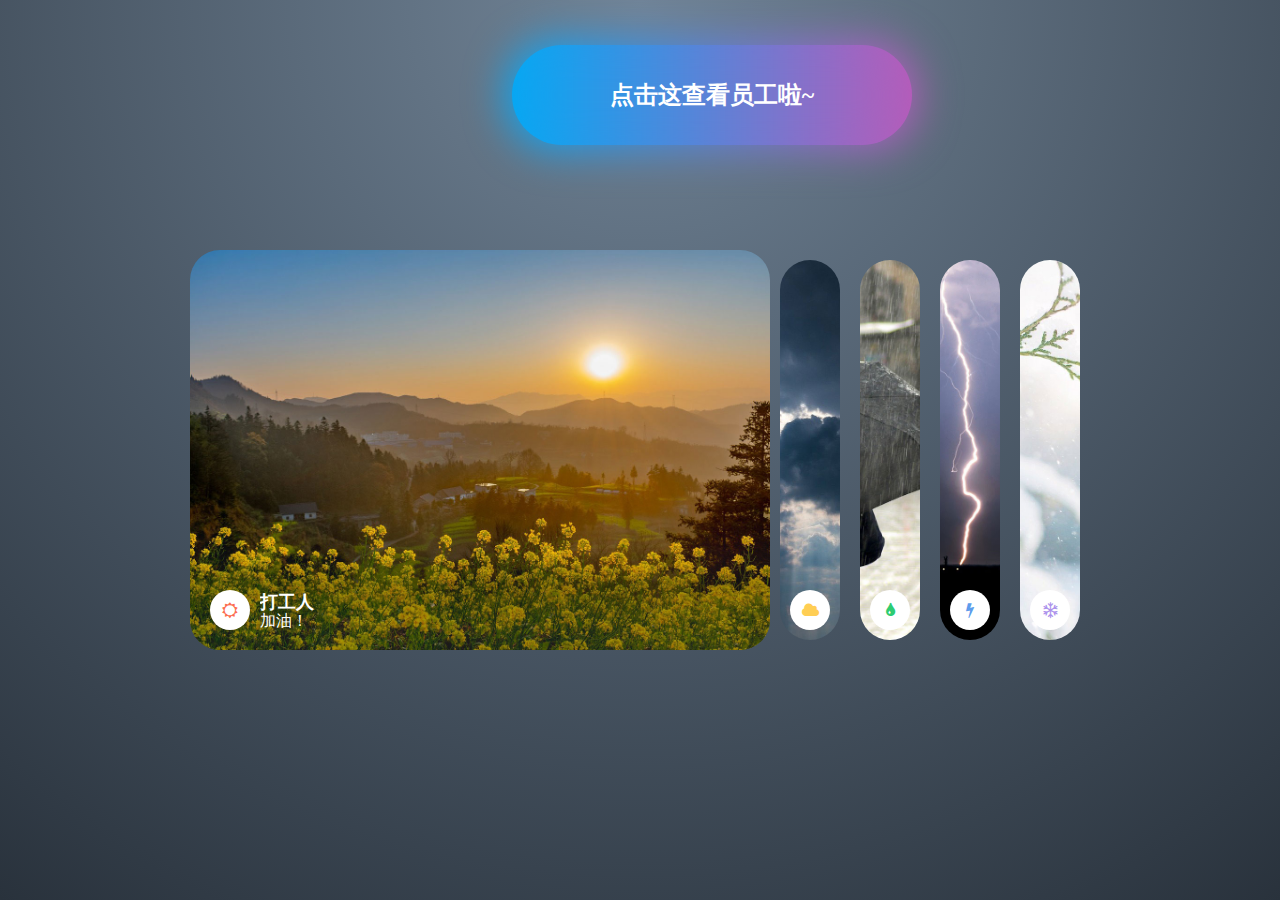
<file: target/java-thesis-project-1.0-SNAPSHOT/dept/index.html>
<!DOCTYPE html>
<html lang="en">
<head>
    <meta charset="UTF-8">
    <meta http-equiv="X-UA-Compatible" content="IE=edge">
    <meta name="viewport" content="width=device-width, initial-scale=1.0">
    <title>员工信息管理系统首页</title>
    <link rel="stylesheet" href="../css/idnex.css">
    <link href="https://cdn.bootcdn.net/ajax/libs/font-awesome/4.7.0/css/font-awesome.min.css" rel="stylesheet">
    <script src="../static/js/jquery-3.5.1.js"></script>
    <style>


        a{
            /* 相对定位 */
            display: block;
            position: relative;
            width: 400px;
            height: 100px;
            line-height: 100px;
            text-align: center;
            text-decoration: none;
            text-transform: uppercase;
            font-size: 24px;
            color: #fff;
            /* 渐变背景 */
            background: linear-gradient(to right,#03a9f4,#f441a5,#ffeb3b,#09a8f4);
            /* 背景渐变色大小 */
            background-size: 400%;
            /* 圆角 */
            border-radius: 50px;
            z-index: 1;
        }

        /* 发光效果 */
        a::before{
            content: "";
            position: absolute;
            top: -5px;
            left: -5px;
            bottom: -5px;
            right: -5px;

            background: linear-gradient(to right,#03a9f4,#f441a5,#ffeb3b,#09a8f4);
            /* 背景渐变色大小 */
            background-size: 400%;
            /* 圆角 */
            border-radius: 50px;
            z-index: -1;
            /* 设置模糊度 显示发光效果 */
            filter: blur(20px);
        }

        /* 鼠标移入执行动画 */
        a:hover{
            /* 动画: 名称 时间  infinite是无限次播放 */
            animation: streamer 8s infinite;
        }

        a:hover::before{
            animation: streamer 8s infinite;
        }



        /* 定义动画 */
        @keyframes streamer{
            100%{
                background-position: -400% 0;
            }
        }
    </style>
</head>
<body>
<h1 style="position: absolute;left: 40%;top: 5%">  <a  id="a"  style="cursor: pointer; color:#fff;font-size: 24px;font-weight: bold;text-decoration: none">点击这查看员工啦~</a></h1>
<script>
    $('#a').click(function () {
        $.get('/java_thesis_project/empLimitServlet',{pageNum:1,pageSize:5},function () {

        })
        $.get('/java_thesis_project/page?num=1',{},function () {
            location.href='deptManage.jsp'
        })

    })

</script>
    <div class="container">

        <div class="item active" style="background-image: url(../images/sun.jpeg);">
            <div class="shadow"></div>
            <div class="content">
                <div class="icon">
                    <i class="fa fa-sun-o" aria-hidden="true"></i>
                </div>
                <div class="text">
                    <div class="tit">打工人</div>
                    <div class="sub">加油！</div>
                </div>
            </div>
        </div>
        <div class="item" style="background-image: url(../images/cloud.jpeg);">
            <div class="shadow"></div>
            <div class="content">
                <div class="icon">
                    <i class="fa fa-cloud" aria-hidden="true"></i>
                </div>
                <div class="text">
                    <div class="tit">你干嘛</div>
                    <div class="sub">哎哟</div>
                </div>
            </div>
        </div>
        <div class="item" style="background-image: url(../images/rain.jpeg);">
            <div class="shadow"></div>
            <div class="content">
                <div class="icon">
                    <i class="fa fa-tint" aria-hidden="true"></i>
                </div>
                <div class="text">
                    <div class="tit">又来管理信息了？</div>
                    <div class="sub">作为管理员也不可以随便修改哦~</div>
                </div>
            </div>
        </div>
        <div class="item" style="background-image: url(../images/bolt.jpeg);">
            <div class="shadow"></div>
            <div class="content">
                <div class="icon">
                    <i class="fa fa-bolt" aria-hidden="true"></i>
                </div>
                <div class="text">
                    <div class="tit">我亦无他。</div>
                    <div class="sub">惟手熟尔。</div>
                </div>
            </div>
        </div>
        <div class="item" style="background-image: url(../images/snow.jpeg);">
            <div class="shadow"></div>
            <div class="content">
                <div class="icon">
                    <i class="fa fa-snowflake-o" aria-hidden="true"></i>
                </div>
                <div class="text">
                    <div class="tit">考你一下</div>
                    <div class="sub">java八大数据类型是什么？</div>
                </div>
            </div>
        </div>
    </div>
    <script src="../static/js/index.js"></script>
</body>
</html>
</file>
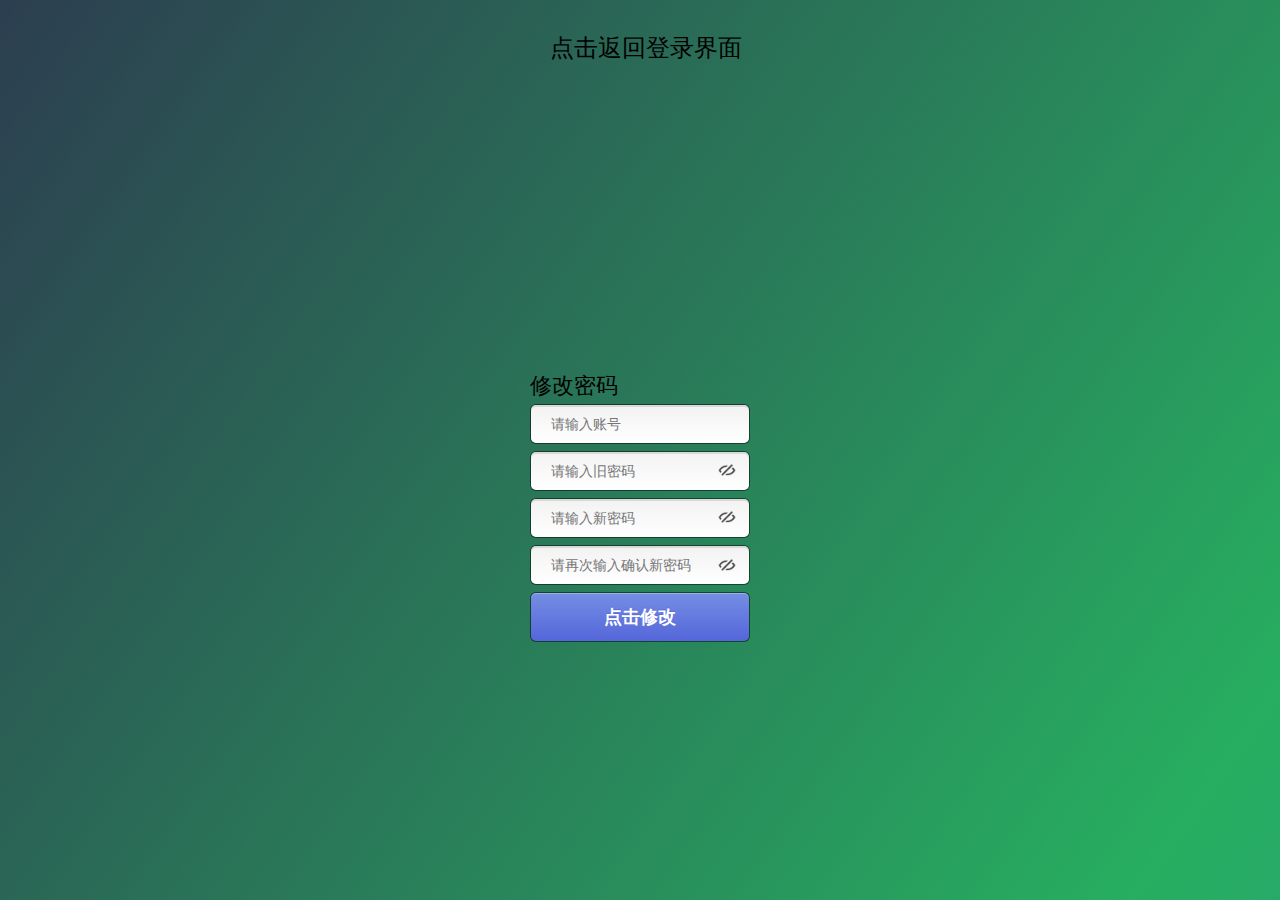
<file: target/java-thesis-project-1.0-SNAPSHOT/forget.html>
<!DOCTYPE html>
<html lang="en">

<head>
    <meta charset="UTF-8">
    <title>找回密码</title>
    <script src="static/js/jquery-3.5.1.js"></script>
    <script src="./static/js/alert.js"></script>
    <script src="./static/js/checkPassword.js"></script>
    <link rel="stylesheet" href="./static/css/alert.css">
    <link rel="icon" type="image/png" href="./images/logo.webp">
    <link rel="stylesheet" href="./static/css/fotget-style.css">
    <script src="./static/js/tran.js"></script>
    <style>
        body {
            /* 初始化 取消内外边距 */
            margin: 0;
            padding: 0;
            /* 100%的窗口高度 */
            height: 100vh;
            /* 弹性布局 水平+垂直居中 */
            display: flex;
            justify-content: center;
            align-items: center;
            /* 渐变背景 */
            background: linear-gradient(125deg, #2c3e50, #27ae60, #2980b9, #e74c3c, #8e44ad);
            /* 指定背景图像的大小 */
            background-size: 500%;
            /* 执行动画方法 : 动画名 时长 线性的 无限次播放 */
            animation: bgAnimation 15s linear infinite;
        }

        .a {

            position: absolute;
            left: 43%;
            top: 4%;
        }

        /* 定义动画 */
        @keyframes bgAnimation {
            0% {
                background-position: 0% 50%;
            }

            50% {
                background-position: 100% 50%;
            }

            100% {
                background-position: 0% 50%;
            }

        }
    </style>

</head>

<body>
    <center><a href="login.jsp" id="a" class="a" style=" text-decoration: none;color: #000;font-size: 24px">点击返回登录界面</a>
    </center>
    <div id="slick-login">

        <h1 style="color: #000;font-size: 22px">修改密码</h1>


        <input type="text" autocomplete="off" name="username" class="placeholder" id="name" placeholder="请输入账号">

        <input type="password" placeholder="请输入旧密码" id="oldPwd" name="oldPwd" class="placeholder p" maxlength="16">

        <img src="images/eye-hidden.png" class="eye" alt="" width="20px" height="20px"
            style="position: absolute;left: 85%;top: 55%">

        <input type="password" placeholder="请输入新密码" name="pwd1" id="p1" class="placeholder p" maxlength="16">

        <img src="images/eye-hidden.png" class="eye" alt="" width="20px" height="20px"
            style="position: absolute;left: 85%;top: 85%">

        <input type="password" placeholder="请再次输入确认新密码" name="pwd2" id="p2" class="placeholder p" maxlength="16">

        <img src="images/eye-hidden.png" class="eye" alt="" width="20px" height="20px"
            style="position: absolute;left: 85%;top: 116%">
        <script>
            var p1 = document.getElementById('p1')
            var p2 = document.getElementById('p2')
            var old = document.getElementById('oldPwd')
            var all = document.querySelectorAll('.eye');
            pwd(old, all[0])
            pwd(p1, all[1])
            pwd(p2, all[2])

        </script>
        <button id="btn">点击修改</button>

        <script>
            var but = document.getElementById('btn')

            but.onclick = function () {
                var name = document.getElementById('name')
                var p1 = document.getElementById('p1')
                var p2 = document.getElementById('p2')
                var old = document.getElementById('oldPwd')
                if (name.value == '' || p1.value == '' || p2.value == '' || old.value == '') {
                    new $Msg({
                        content: '请输入完整！',
                        type: "defeated",
                    })
                    return
                }

                if (p1.value != p2.value) {
                    new $Msg({
                        content: '两次密码输入不一致',
                        type: "defeated",
                    })
                    return
                }
                if (p2.value == old.value) {
                    new $Msg({
                        content: '新密码和旧密码一致！请重新输入！',
                        type: "defeated",
                    })
                    return
                }
                var flag = CheckPassWord(p2.value);
                if (!flag) {
                    new $Msg({
                        content: "必须字母加数字且长度不小于8位!",
                        type: "aa",

                    })
                    return;
                }



                var xml = new XMLHttpRequest();
                xml.onreadystatechange = function () {
                    if (xml.readyState == 4) {
                        if (xml.status == 200) {
                            if (xml.responseText == '旧密码输入错误') {
                                new $Msg({
                                    content: '旧密码输入错误',
                                    type: "aa",
                                })
                                return
                            }
                            new $Msg({
                                content: xml.responseText,
                                type: "success",
                            })
                            xml.responseText = ''

                        }
                    }
                }
                xml.open('post', 'forgetServlet', true);
                xml.setRequestHeader('Content-Type', 'application/x-www-form-urlencoded');
                xml.send("username=" + name.value + "&pwd1=" + p1.value + "&oldPwd=" + old.value + "&pwd2=" + p2.value);
            }
        </script>
    </div>

</body>

</html>
</file>
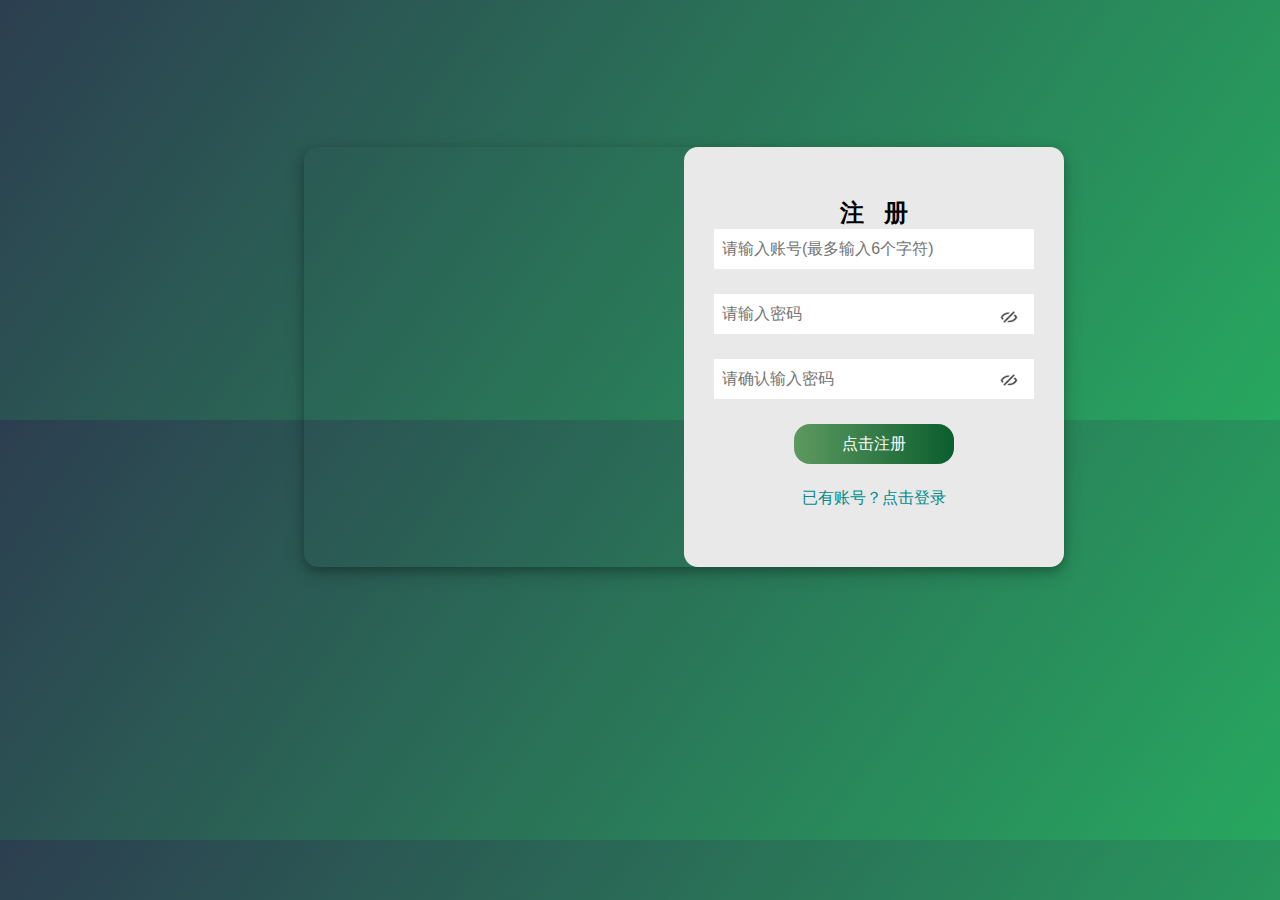
<file: target/java-thesis-project-1.0-SNAPSHOT/register.html>
<!DOCTYPE html>
<html lang="en">
<head>
    <meta charset="UTF-8">
    <title>注册</title>
    <link rel="stylesheet" href="./static/css/register-style.css">
    <link rel="stylesheet" href="./static/css/alert.css">
    <script src="./static/js/jquery-3.5.1.js"></script>
    <script src="./static/js/alert.js"></script>
    <link rel="icon" type="image/png" href="./images/logo.webp">
    <script src="./static/js/checkPassword.js"></script>
    <script src="./static/js/checkPassword.js"></script>
    <script src="./static/js/tran.js"></script>
    <style>
        body{

            /* 渐变背景 */
            background: linear-gradient(125deg,#2c3e50,#27ae60,#2980b9,#e74c3c,#8e44ad);
            /* 指定背景图像的大小 */
            background-size: 500%;
            /* 执行动画方法 : 动画名 时长 线性的 无限次播放 */
            animation: bgAnimation 15s linear infinite;
        }


        /* 定义动画 */
        @keyframes bgAnimation{
            0%{
                background-position: 0% 50%;
            }
            50%{
                background-position: 100% 50%;
            }
            100%{
                background-position: 0% 50%;
            }
        }
    </style>
</head>

<body>


<div class="container">
 
    <div class="main_right active">
        <h2>注册</h2>
<!--            <input type="text"  id="text"  required placeholder="请输入账号" name="username">-->

        <input autocomplete="off" type="text"
               id="text"  tabindex="1" name="username" required placeholder="请输入账号(最多输入6个字符)" maxlength="6" >

            <p id="pp" style="transform: translateY(-20px);"></p>
<!--            <input type="password"   required id="p1" name="pwd" placeholder="请输入密码">-->
        <input autocomplete="off" tabindex="2" type="password"
               id="p1"  maxlength="16" required placeholder="请输入密码" name="pwd">
        <img src="images/eye-hidden.png" class="eye" alt="" width="20px"height="20px" style="position: absolute;left: 83%;top: 38%">
<!--            <input type="password" id="p2" required name="affPwd"  placeholder="确认密码">-->
        <input autocomplete="off" type="password"
               id="p2"  maxlength="16"   tabindex="3" required placeholder="请确认输入密码" name="affPwd">
        <img src="images/eye-hidden.png" class="eye" alt="" width="20px"height="20px" style="position: absolute;left: 83%;top: 53%">
        <script>

            var all = document.querySelectorAll('.eye');
           var p1=document.getElementById('p1')
           var p2=document.getElementById('p2')
            pwd(p1,all[0])
            pwd(p2,all[1])
        </script>
        <button class="btn_register">点击注册</button>
        <br>
        <a href="login.jsp">已有账号？点击登录</a>
        <script>
            //处理用户提交的表单
            var text1=document.querySelector("#text")
            var p=document.querySelector("#pp")
            var flag;
            text1.onchange=function () {


                var xmlRequest=new XMLHttpRequest();
                xmlRequest.onreadystatechange=function () {
                    if ( xmlRequest.readyState==4){
                        if (xmlRequest.status==200){
                            console.log(xmlRequest.responseText)
                            p.innerHTML=xmlRequest.responseText;
                            if (p.innerHTML=='用户名已存在'){

                                flag=true
                            }
                        }else{
                            p.innerHTML='';
                        }
                    }
                    if (p.innerHTML=='用户名可用'){
                        p.style.color='rgb(21,209,115)'
                    }else{
                        p.style.color='red'
                    }
                    }
                text1=document.querySelector("#text")
                xmlRequest.open('get','/java_thesis_project/checkUserNameServlet?username='+text1.value,true);
                xmlRequest.send();
                }
                   var button=document.querySelector(".btn_register")
                   button.onclick=function () {
                       if (document.getElementById('text').value==''||document.getElementById('p1').value=='' ||document.getElementById('p2').value=='') {
                           new $Msg({
                               content:"请输入完整！",
                               type:"defeated",

                           })
                           return;
                       }

                       var text=document.querySelector("#text")
                       var p1=document.querySelector("#p1")
                       var p2=document.querySelector("#p2")

                       if (p1.value!=p2.value){
                           new $Msg({
                               content:"两次密码不一致！",
                               type:"defeated",
                               // cancle:function(){
                               //     let cancle = new $Msg({
                               //         content:"我是取消后的回调"
                               //     })
                               // },
                               confirm:function(){
                                   new $Msg({content:"请重新输入！"})
                               }
                           })
                           return
                       }
                       var flagPassword = CheckPassWord(p2.value);
                       if (!flagPassword){
                           new $Msg({
                               content:"必须字母加数字且长度不小于8位!",
                               type:"aa",

                           })
                           return;
                       }
                       if (flag || p.innerHTML=='用户名已存在'){
                           new $Msg({
                               content:"该用户名已被注册！请重新输入！",
                               type:"defeated",

                           })
                           flag=false;

                           return;
                       }
                       var xml = new XMLHttpRequest();
                       xml.onreadystatechange=function () {
                           if ( xml.readyState==4){
                               if (xml.status==200){

                                   new $Msg({
                                       content:xml.responseText+",两秒后自动跳转登录页面",
                                       type:"success",

                                   })
                                   setTimeout(function () {
                                       window.location.href='login.jsp'
                                   },2000)

                               }
                           }
                       }
                       xml.open('post','/java_thesis_project/registerServlet',true);
                       xml.setRequestHeader('Content-Type','application/x-www-form-urlencoded');
                       xml.send("username="+text.value+"&affPwd="+p2.value);
                   }


            </script>


    </div>
</div>
<script>

</script>

</body>
</html>
</file>
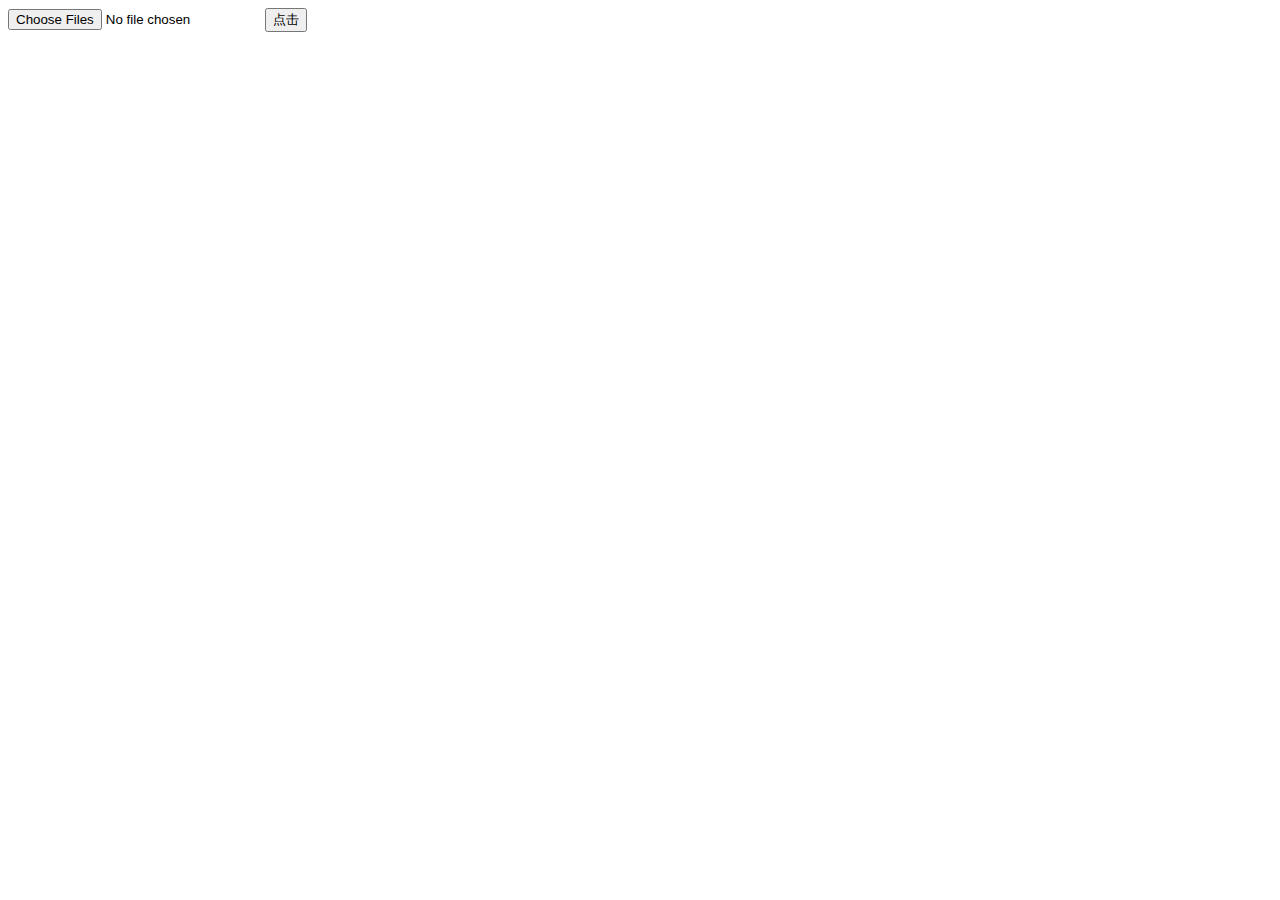
<file: target/java-thesis-project-1.0-SNAPSHOT/test.html>
<!DOCTYPE html>
<html lang="en">
<head>
    <meta charset="UTF-8">
    <title>Title</title>
</head>
<body>
<script src="./static/js/jquery-3.5.1.js"></script>
<input type="file" name="f" id="f" multiple>

<button>点击</button>
<script>
    var fd = new FormData();

    document.querySelector('button').onclick=function () {
        fd.append("photo", $('#f')[0].files[0]);

        $.ajax({
            url: '/java_thesis_project/uploadServlet',
            type: 'post',
            processData: false,
            contentType: false,
            data: fd,
            success: function () {
                alert("ok")
            }
        })
    }

</script>

</body>
</html>
</file>
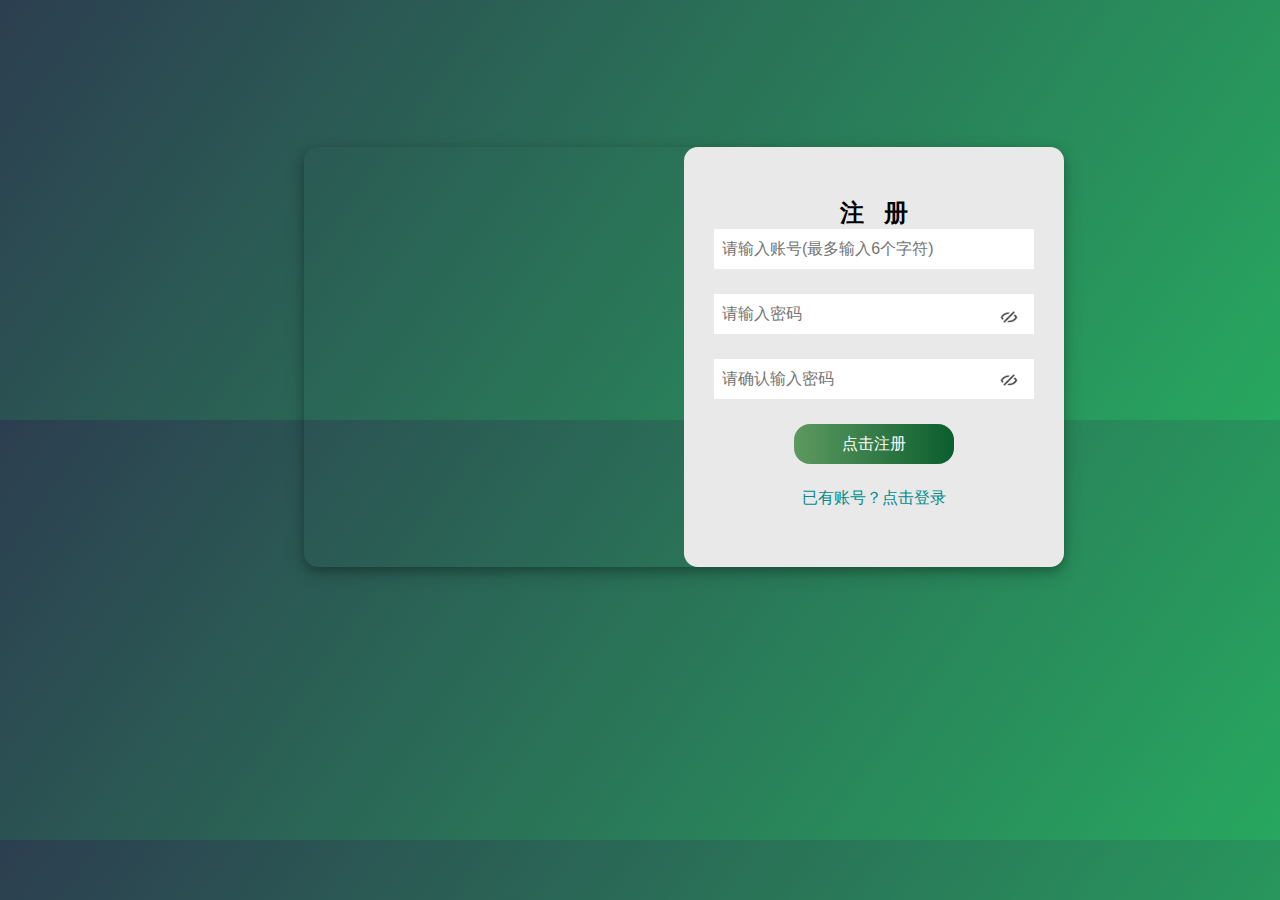
<file: out/artifacts/java_thesis_project_war_exploded/register.html>
<!DOCTYPE html>
<html lang="en">
<head>
    <meta charset="UTF-8">
    <title>注册</title>
    <link rel="stylesheet" href="./static/css/register-style.css">
    <link rel="stylesheet" href="./static/css/alert.css">
    <script src="./static/js/jquery-3.5.1.js"></script>
    <script src="./static/js/alert.js"></script>
    <link rel="icon" type="image/png" href="./images/logo.webp">
    <script src="./static/js/checkPassword.js"></script>
    <script src="./static/js/checkPassword.js"></script>
    <script src="./static/js/tran.js"></script>
    <style>
        body{

            /* 渐变背景 */
            background: linear-gradient(125deg,#2c3e50,#27ae60,#2980b9,#e74c3c,#8e44ad);
            /* 指定背景图像的大小 */
            background-size: 500%;
            /* 执行动画方法 : 动画名 时长 线性的 无限次播放 */
            animation: bgAnimation 15s linear infinite;
        }


        /* 定义动画 */
        @keyframes bgAnimation{
            0%{
                background-position: 0% 50%;
            }
            50%{
                background-position: 100% 50%;
            }
            100%{
                background-position: 0% 50%;
            }
        }
    </style>
</head>

<body>


<div class="container">
 
    <div class="main_right active">
        <h2>注册</h2>
<!--            <input type="text"  id="text"  required placeholder="请输入账号" name="username">-->

        <input autocomplete="off" type="text"
               id="text"  tabindex="1" name="username" required placeholder="请输入账号(最多输入6个字符)" maxlength="6" >

            <p id="pp" style="transform: translateY(-20px);"></p>


<!--            <input type="password"   required id="p1" name="pwd" placeholder="请输入密码">-->
        <input autocomplete="off" tabindex="2" type="password"
               id="p1"  maxlength="16" required placeholder="请输入密码" name="pwd">
        <img src="images/eye-hidden.png" class="eye" alt="" width="20px"height="20px" style="position: absolute;left: 83%;top: 38%">
<!--            <input type="password" id="p2" required name="affPwd"  placeholder="确认密码">-->
        <input autocomplete="off" type="password"
               id="p2"  maxlength="16"   tabindex="3" required placeholder="请确认输入密码" name="affPwd">
        <img src="images/eye-hidden.png" class="eye" alt="" width="20px"height="20px" style="position: absolute;left: 83%;top: 53%">
        <script>

            var all = document.querySelectorAll('.eye');
           var p1=document.getElementById('p1')
           var p2=document.getElementById('p2')
            pwd(p1,all[0])
            pwd(p2,all[1])
        </script>
        <button class="btn_register">点击注册</button>
        <br>
        <a href="login.jsp">已有账号？点击登录</a>
        <script>
            //处理用户提交的表单
            var text1=document.querySelector("#text")
            var p=document.querySelector("#pp")
            var flag;
            text1.onchange=function () {


                var xmlRequest=new XMLHttpRequest();
                xmlRequest.onreadystatechange=function () {
                    if ( xmlRequest.readyState==4){
                        if (xmlRequest.status==200){
                            console.log(xmlRequest.responseText)
                            p.innerHTML=xmlRequest.responseText;
                            if (p.innerHTML=='用户名已存在'){

                                flag=true
                            }
                        }else{
                            p.innerHTML='';
                        }
                    }
                    if (p.innerHTML=='用户名可用'){
                        p.style.color='rgb(21,209,115)'
                    }else{
                        p.style.color='red'
                    }
                    }
                text1=document.querySelector("#text")
                xmlRequest.open('get','/java_thesis_project/checkUserNameServlet?username='+text1.value,true);
                xmlRequest.send();
                }
                   var button=document.querySelector(".btn_register")
                   button.onclick=function () {
                       if (document.getElementById('text').value==''||document.getElementById('p1').value=='' ||document.getElementById('p2').value=='') {
                           new $Msg({
                               content:"请输入完整！",
                               type:"defeated",

                           })
                           return;
                       }

                       var text=document.querySelector("#text")
                       var p1=document.querySelector("#p1")
                       var p2=document.querySelector("#p2")

                       if (p1.value!=p2.value){
                           new $Msg({
                               content:"两次密码不一致！",
                               type:"defeated",
                               // cancle:function(){
                               //     let cancle = new $Msg({
                               //         content:"我是取消后的回调"
                               //     })
                               // },
                               confirm:function(){
                                   new $Msg({content:"请重新输入！"})
                               }
                           })
                           return
                       }
                       var flagPassword = CheckPassWord(p2.value);
                       if (!flagPassword){
                           new $Msg({
                               content:"必须字母加数字且长度不小于8位!",
                               type:"aa",

                           })
                           return;
                       }
                       if (flag || p.innerHTML=='用户名已存在'){
                           new $Msg({
                               content:"该用户名已被注册！请重新输入！",
                               type:"defeated",

                           })
                           flag=false;

                           return;
                       }
                       var xml = new XMLHttpRequest();
                       xml.onreadystatechange=function () {
                           if ( xml.readyState==4){
                               if (xml.status==200){

                                   new $Msg({
                                       content:xml.responseText+",两秒后自动跳转登录页面",
                                       type:"success",

                                   })
                                   setTimeout(function () {
                                       window.location.href='login.jsp'
                                   },2000)

                               }
                           }
                       }
                       xml.open('post','/java_thesis_project/registerServlet',true);
                       xml.setRequestHeader('Content-Type','application/x-www-form-urlencoded');
                       xml.send("username="+text.value+"&affPwd="+p2.value);
                   }


            </script>


    </div>
</div>
<script>

</script>

</body>
</html>
</file>
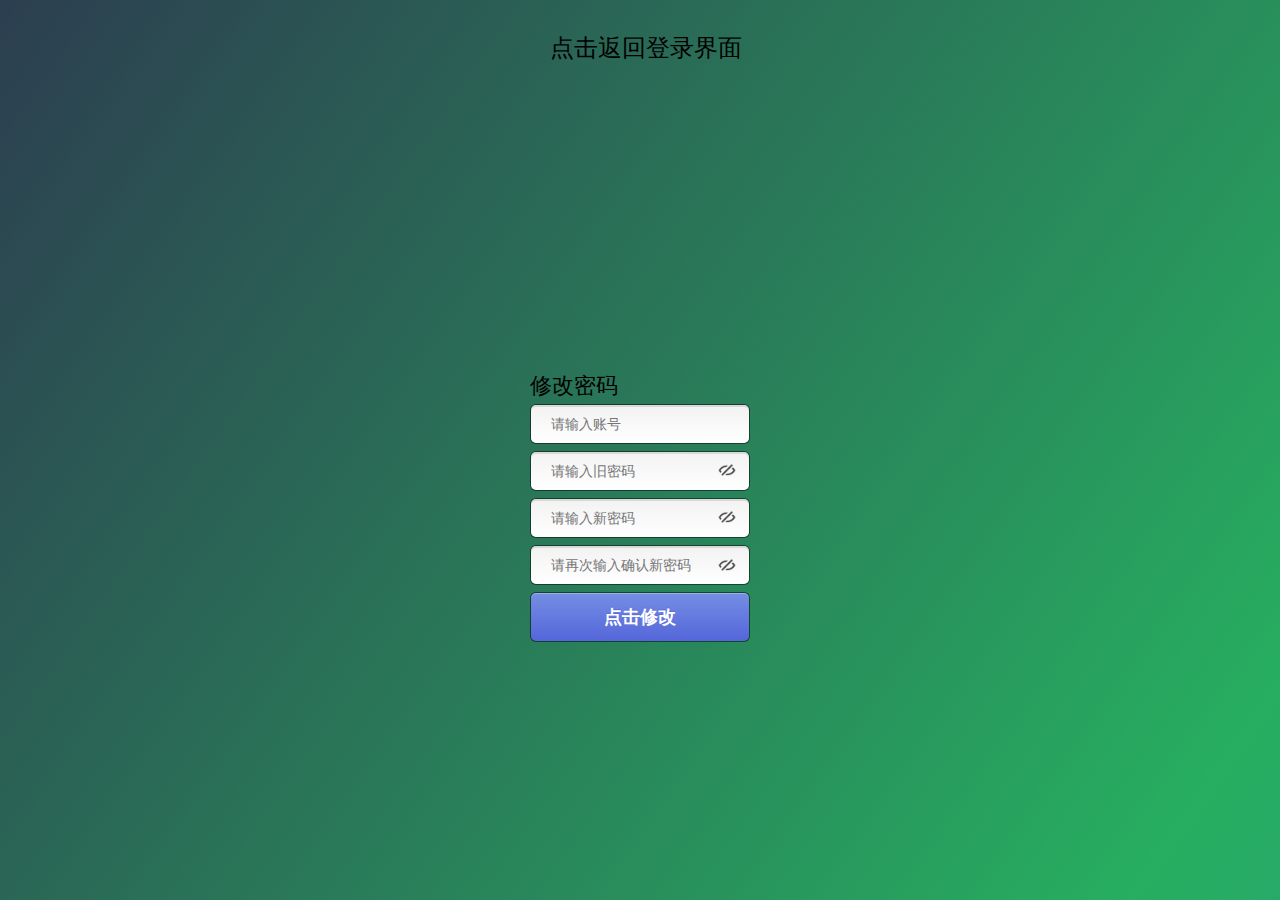
<file: src/main/webapp/forget.html>
<!DOCTYPE html>
<html lang="en">
<head>
    <meta charset="UTF-8">
    <title>找回密码</title>
    <script src="static/js/jquery-3.5.1.js"></script>
    <script src="./static/js/alert.js"></script>
    <script src="./static/js/checkPassword.js"></script>
    <link rel="stylesheet" href="./static/css/alert.css">
    <link rel="icon" type="image/png" href="./images/logo.webp">
    <link rel="stylesheet" href="./static/css/fotget-style.css">
    <script src="./static/js/tran.js"></script>
    <style>
        body{
            /* 初始化 取消内外边距 */
            margin: 0;
            padding: 0;
            /* 100%的窗口高度 */
            height: 100vh;
            /* 弹性布局 水平+垂直居中 */
            display: flex;
            justify-content: center;
            align-items: center;
            /* 渐变背景 */
            background: linear-gradient(125deg,#2c3e50,#27ae60,#2980b9,#e74c3c,#8e44ad);
            /* 指定背景图像的大小 */
            background-size: 500%;
            /* 执行动画方法 : 动画名 时长 线性的 无限次播放 */
            animation: bgAnimation 15s linear infinite;
        }

        .a{
            position: absolute;
            left: 43%;
            top: 4%;
        }
        /* 定义动画 */
        @keyframes bgAnimation{
            0%{
                background-position: 0% 50%;
            }
            50%{
                background-position: 100% 50%;
            }
            100%{
                background-position: 0% 50%;
            }

        }

    </style>

</head>
<body>
    <center><a href="login.jsp" class="a" style=" text-decoration: none;color: #000;font-size: 24px">点击返回登录界面</a></center>
    <div id="slick-login">

        <h1 style="color: #000;font-size: 22px" >修改密码</h1>


       <input type="text" autocomplete="off" name="username" class="placeholder" id="name" placeholder="请输入账号"> 
        
        <input type="password" placeholder="请输入旧密码" id="oldPwd" name="oldPwd" class="placeholder p" maxlength="16" >

        <img src="images/eye-hidden.png" class="eye" alt="" width="20px"height="20px" style="position: absolute;left: 85%;top: 55%">

        <input type="password"   placeholder="请输入新密码" name="pwd1" id="p1" class="placeholder p" maxlength="16" >

        <img src="images/eye-hidden.png" class="eye" alt="" width="20px"height="20px" style="position: absolute;left: 85%;top: 85%">

        <input type="password" placeholder="请再次输入确认新密码" name="pwd2" id="p2" class="placeholder p" maxlength="16">

        <img src="images/eye-hidden.png" class="eye" alt="" width="20px"height="20px" style="position: absolute;left: 85%;top: 116%">
        <script>
            var p1=document.getElementById('p1')
            var p2=document.getElementById('p2')
            var old=document.getElementById('oldPwd')
            var all = document.querySelectorAll('.eye');
            pwd(old,all[0])
            pwd(p1,all[1])
            pwd(p2,all[2])

        </script>
        <button id="btn">点击修改</button>

    <script>
        var but=document.getElementById('btn')

        but.onclick=function () {
            var name=document.getElementById('name')
            var p1=document.getElementById('p1')
            var p2=document.getElementById('p2')
            var old=document.getElementById('oldPwd')
            if (name.value==''||p1.value==''||p2.value==''||old.value==''){
                new $Msg({
                    content:'请输入完整！',
                    type:"defeated",
                })
                return
            }

            if (p1.value!=p2.value){
                new $Msg({
                    content:'两次密码输入不一致',
                    type:"defeated",
                })
                return
            }
            if (p2.value==old.value){
                new $Msg({
                    content:'新密码和旧密码一致！请重新输入！',
                    type:"defeated",
                })
                return
            }
            var flag = CheckPassWord(p2.value);
            if (!flag){
                new $Msg({
                    content:"必须字母加数字且长度不小于8位!",
                    type:"aa",

                })
                return;
            }



            var xml=new XMLHttpRequest();
            xml.onreadystatechange=function () {
                if (xml.readyState==4){
                    if (xml.status==200){
                        if (xml.responseText=='旧密码输入错误'){
                            new $Msg({
                                content:'旧密码输入错误',
                                type:"aa",
                            })
                            return
                        }
                        new $Msg({
                            content:xml.responseText,
                            type:"success",
                        })
                        xml.responseText=''

                    }
                }
            }
            xml.open('post','forgetServlet',true);
            xml.setRequestHeader('Content-Type','application/x-www-form-urlencoded');
            xml.send("username="+name.value+"&pwd1="+p1.value+"&oldPwd="+old.value+"&pwd2="+p2.value);
        }
    </script>
</div>

</body>
</html>
</file>
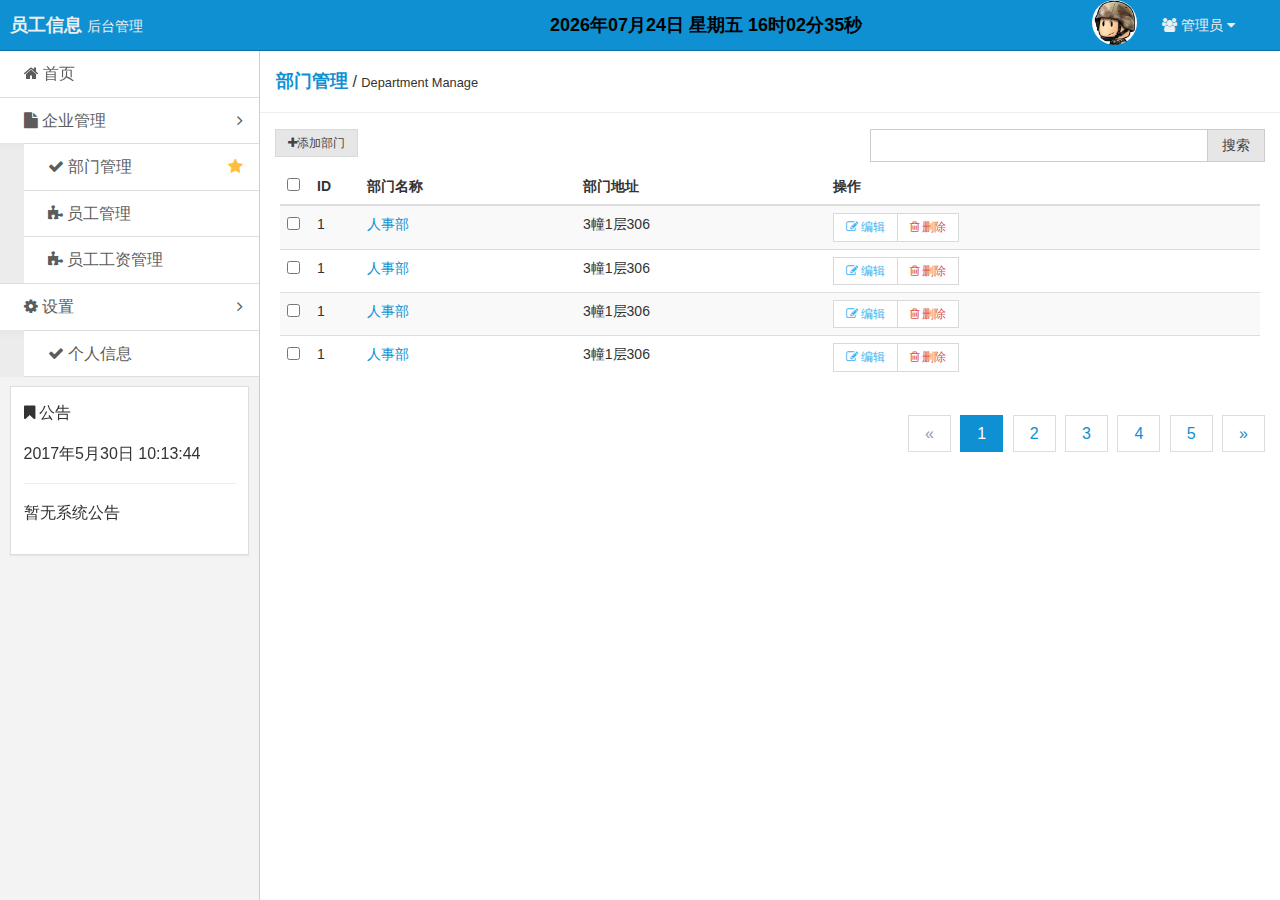
<file: out/artifacts/java_thesis_project_war_exploded/dept/deptManage.html>
<!doctype html>
<html class="no-js">
<head>
  <meta charset="utf-8">
  <meta http-equiv="X-UA-Compatible" content="IE=edge">
  <title>部门管理</title>
  <meta name="description" content="这是一个 table 页面">
  <meta name="keywords" content="table">
  <meta name="viewport" content="width=device-width, initial-scale=1">
  <meta name="renderer" content="webkit">
  <meta http-equiv="Cache-Control" content="no-siteapp" />

    <link rel="icon" type="image/png" href="../images/logo.webp">
  <link rel="apple-touch-icon-precomposed" href="../amazeui/i/app-icon72x72@2x.png">
  <meta name="apple-mobile-web-app-title" content="Amaze UI" />
  <link rel="stylesheet" href="../amazeui/css/amazeui.min.css" />
  <link rel="stylesheet" href="../amazeui/css/admin.css">
  <link rel="stylesheet" href="../css/default.css">
    <script src="../static/js/jquery-3.5.1.js"></script>
    <script src="../amazeui/js/amazeui.js"></script>
    <script src="../amazeui/js/app.js"></script>

	<script type="text/javascript">
		function openModDlg(id){
			$("#deptModDlg input[name=id]").val(id);
			$("#deptModDlg").modal({});
		}
		
		
		function crmDelete(id){
	      $('#my-confirm').modal({
	        relatedTarget: this,
	        onConfirm: function(options) {
	         	// 访问删除的action
	         	var url = "/dept/delete.do?id=" + id;
	         	
	        },
	        onCancel: function() {
	         // alert('');
	        }
	      });
		}
		
	</script>
</head>
<body>

    <header class="am-topbar am-topbar-inverse admin-header">
        <div class="am-topbar-brand">
            <strong>员工信息</strong> <small>后台管理</small>
        </div>
        <span id="box" style="width: 320px;position: absolute;left: 550px;color: #000;font-size: 18px;font-weight: bold;line-height:50px"></span>

        <script>
            let box = document.getElementById('box')

            //不足十位补零
            let addZero = val => val < 10 ? '0' + val : val

            //把阿拉伯数字的星期转化为中国汉字的星期 // 星期映射表
            let trans = val => {
                let obj = {
                    0: '日',
                    1: '一',
                    2: '二',
                    3: '三',
                    4: '四',
                    5: '五',
                    6: '六'
                }
                return obj[val]
            }
            setTime ()
            //获取时间的方法
            function setTime() {
                let time = new Date();
                let year = time.getFullYear(); // 获取年
                let month = time.getMonth() + 1; // 获取月（是从0到11，所以我们要给他加1）
                let date = time.getDate(); // 获取日
                let day = time.getDay(); // 获取星期几(0是星期日)
                let hour = time.getHours(); // 获取小时
                let min = time.getMinutes(); // 获取分钟
                let sec = time.getSeconds(); // 获取秒

                let value = year + '年' + addZero(month) + '月' + addZero(date) + '日 星期' + trans(day) + ' '+addZero(hour) +
                    '时' + addZero(min) + '分' + addZero(sec) + '秒'
                // 把所有的时间拼接到一起
                box.innerText = value
                // console.log(value)
                // 把拼接好的时间插入到页面

            }
            // 让定时器每间隔一秒就执行一次setTime这个方法（这是实现时钟的核心）
            setInterval(setTime, 1000)
        </script>




        <button class="am-topbar-btn am-topbar-toggle am-btn am-btn-sm am-btn-success am-show-sm-only" data-am-collapse="{target: '#topbar-collapse'}"><span class="am-sr-only">导航切换</span> <span class="am-icon-bars"></span></button>
        <div class="am-collapse am-topbar-collapse" id="topbar-collapse" >
            <ul class="am-nav am-nav-pills am-topbar-nav am-topbar-right admin-header-list">
                <li class="am-hide-sm-only">
                  <a href="javascript:;">
                        <img src="../images/default-head.jpg" alt="" class="am-circle am-fr" width="15%" >
                  </a>
                </li>
                <li class="am-dropdown" data-am-dropdown>
                    <a class="am-dropdown-toggle" data-am-dropdown-toggle href="javascript:;">
                        <span class="am-icon-users"></span> 管理员 <span class="am-icon-caret-down"></span>
                    </a>
                    <ul class="am-dropdown-content">
                        <li><a href="userInfo.html"><span class="am-icon-user"></span> 个人资料</a></li>
                        <li><a href="" class="exit"><span class="am-icon-power-off"></span> 退出</a></li>
                              <script>
                                  $('.exit').click(function () {
                                      $.get('/java_thesis_project/exitServlet',{},function () {
                                          location.href='../login.jsp'
                                      })
                                  })

                              </script>
                    </ul>
                </li>
                <li class="am-hide-sm-only"><a href="javascript:;" id="admin-fullscreen"></a></li>
            </ul>
        </div>
    </header>
    <div class="am-cf admin-main">
        <!-- 左侧导航开始 start -->
        <div class="admin-sidebar am-offcanvas overflow-hidden" id="admin-offcanvas">
            <div class="am-offcanvas-bar admin-offcanvas-bar">
                <ul class="am-list admin-sidebar-list">
                    <li>
                      <a href="login.html">
                        <span class="am-icon-home"></span> 
                        首页
                      </a>
                    </li>
                    <li class="admin-parent">
                        <a class="am-cf" data-am-collapse="{target: '#collapse-nav'}">
                          <span class="am-icon-file"></span> 
                          企业管理 
                          <span class="am-icon-angle-right am-fr am-margin-right"></span>
                        </a>
                        <ul class="am-list am-collapse admin-sidebar-sub am-in" id="collapse-nav">
                            <li>
                              <a href="deptManage.html" class="am-cf">
                                <span class="am-icon-check"></span> 
                                部门管理
                                <span class="am-icon-star am-fr am-margin-right admin-icon-yellow"></span>
                              </a>
                            </li>
                            <li>
                              <a href="empManage.html">
                                <span class="am-icon-puzzle-piece"></span> 
                                员工管理
                              </a>
                            </li>
                            <li>
                              <a href="empManage.html">
                                <span class="am-icon-puzzle-piece"></span>
                                员工工资管理
                              </a>
                            </li>
                        </ul>
                    </li>
                    <li class="admin-parent">
                        <a class="am-cf" data-am-collapse="{target: '#userInfo'}">
                          <span class="am-icon-cog"></span> 
                          设置
                          <span class="am-icon-angle-right am-fr am-margin-right"></span>
                        </a>
                        <ul class="am-list am-collapse admin-sidebar-sub am-in" id="userInfo">
                            <li>
                              <a href="userInfo.html" class="am-cf">
                                <span class="am-icon-check"></span> 
                                个人信息
                              </a>
                            </li>
                        </ul>
                    </li>

                </ul>
                <div class="am-panel am-panel-default admin-sidebar-panel">
                    <div class="am-panel-bd">
                        <p><span class="am-icon-bookmark"></span> 公告</p>
                        <p>2017年5月30日 10:13:44 </p>
                        <hr>
                        <p>暂无系统公告</p>
                    </div>
                </div>
            </div>
        </div>

        <!-- 左侧导航结束 -->


  <!-- content start -->
  <div class="admin-content">
    <div class="admin-content-body">
      <div class="am-cf am-padding am-padding-bottom-0">
        <div class="am-fl am-cf"><strong class="am-text-primary am-text-lg">部门管理</strong> / <small>Department Manage</small></div>
      </div>

      <hr>

      <div class="am-g">
        <div class="am-u-sm-12 am-u-md-6">
          <div class="am-btn-toolbar">
            <div class="am-btn-group am-btn-group-xs">
              <button data-am-modal="{target:'#deptAddDlg'}" type="button" class="am-btn am-btn-default"><span class="am-icon-plus"></span>添加部门</button>
            </div>
          </div>
        </div>
        <div class="am-u-sm-12 am-u-md-5">
          <div class="am-input-group am-input-group-sm">
            <input type="text" class="am-form-field">
            <span class="am-input-group-btn">
              <button class="am-btn am-btn-default" type="button">搜索</button>
            </span>
          </div>
        </div>
      </div>

      <div class="am-g">
        <div class="am-u-sm-12">
            <table class="am-table am-table-striped am-table-hover table-main">
              <thead>
                <tr>
                  <th class="table-check">
                    <input type="checkbox" />
                  </th>
                  <th class="table-id">ID</th>
                  <th class="table-title">部门名称</th>
                  <th class="table-type">部门地址</th>
                  <th class="table-set">操作</th>
                </tr>
              </thead>
              <tbody>
                  <tr>
                    <td><input type="checkbox" /></td>
                    <td>1</td>
                    <td><a href="#">人事部</a></td>
                    <td>3幢1层306</td>
                    <td>
                      <div class="am-btn-toolbar">
                        <div class="am-btn-group am-btn-group-xs">
                          <button onclick="openModDlg(99)" class="am-btn am-btn-default am-btn-xs am-text-secondary">
                              <span class="am-icon-pencil-square-o"></span> 编辑
                          </button>
                          <button onclick="crmDelete(11)" class="am-btn am-btn-default am-btn-xs am-text-danger am-hide-sm-only">
                              <span  class="am-icon-trash-o"></span> 删除
                          </button>
                        </div>
                      </div>
                    </td>
                  </tr>
                  <tr>
                    <td><input type="checkbox" /></td>
                    <td>1</td>
                    <td><a href="#">人事部</a></td>
                    <td>3幢1层306</td>
                    <td>
                      <div class="am-btn-toolbar">
                        <div class="am-btn-group am-btn-group-xs">
                          <button class="am-btn am-btn-default am-btn-xs am-text-secondary" onclick="openModDlg(99)">
                              <span class="am-icon-pencil-square-o"></span> 编辑
                          </button>
                          <button  onclick="crmDelete(11)" class="am-btn am-btn-default am-btn-xs am-text-danger am-hide-sm-only">
                              <span class="am-icon-trash-o"></span> 删除
                          </button>
                        </div>
                      </div>
                    </td>
                  </tr>
                  <tr>
                    <td><input type="checkbox" /></td>
                    <td>1</td>
                    <td><a href="#">人事部</a></td>
                    <td>3幢1层306</td>
                    <td>
                      <div class="am-btn-toolbar">
                        <div class="am-btn-group am-btn-group-xs">
                          <button class="am-btn am-btn-default am-btn-xs am-text-secondary" onclick="openModDlg(99)">
                              <span class="am-icon-pencil-square-o"></span> 编辑
                          </button>
                          <button class="am-btn am-btn-default am-btn-xs am-text-danger am-hide-sm-only" onclick="crmDelete(11)">
                              <span class="am-icon-trash-o"></span> 删除
                          </button>
                        </div>
                      </div>
                    </td>
                  </tr>
                  <tr>
                    <td><input type="checkbox" /></td>
                    <td>1</td>
                    <td><a href="#">人事部</a></td>
                    <td>3幢1层306</td>
                    <td>
                      <div class="am-btn-toolbar">
                        <div class="am-btn-group am-btn-group-xs">
                          <button class="am-btn am-btn-default  am-btn-xs am-text-secondary" onclick="openModDlg()">
                              <span class="am-icon-pencil-square-o"></span> 编辑
                          </button>
                          <button class="am-btn am-btn-default am-btn-xs am-text-danger am-hide-sm-only" onclick="crmDelete()">
                              <span class="am-icon-trash-o"></span> 删除
                          </button>
                        </div>
                      </div>
                    </td>
                  </tr>
              </tbody>
            </table>
            <div class="am-cf">
              <div class="am-fr">
                <ul class="am-pagination">
                  <li class="am-disabled"><a href="#">«</a></li>
                  <li class="am-active"><a href="#">1</a></li>
                  <li><a href="#">2</a></li>
                  <li><a href="#">3</a></li>
                  <li><a href="#">4</a></li>
                  <li><a href="#">5</a></li>
                  <li><a href="#">»</a></li>
                </ul>
              </div>
            </div>
        </div>

      </div>
    </div>



  </div>
  <!-- content end -->
	</div>

	<a href="#" class="am-icon-btn am-icon-th-list am-show-sm-only admin-menu" data-am-offcanvas="{target: '#admin-offcanvas'}"></a>


    
	<!--     弹出的部门添加---模态框 -->
    <div class="am-modal am-modal-no-btn up-frame-bj " tabindex="-1" id="deptAddDlg">
      <div class="am-modal-dialog up-frame-parent up-frame-radius">
        <div class="am-modal-hd up-frame-header">
           <label>部门添加</label>
          <a href="javascript: void(0)" class="am-close am-close-spin" data-am-modal-close>&times;</a>
        </div>
        <div class="am-modal-bd  up-frame-body">
         	
         	<form method="post" class="am-form" action="index.html">
		      <div class="login-form-div">
		        <input type="text" name="" id="username" value="" placeholder="请输入部门名称">
		      </div>
		      <div class="login-form-div">
		        <input type="password" name="" id="password" value="" placeholder="请输入部门地址">
		      </div>
		      <div class="am-cf login-form-div">
		        <input type="submit" name="" value="添加" class="am-btn am-btn-primary am-btn-lg  am-btn-block am-fl"> 
		      </div>
		    </form>
          
        </div>
      </div>
    </div>
    <!--     弹出的部门添加---模态框 -->
    
    
    <!--     弹出的部门修改---模态框 -->
    <div class="am-modal am-modal-no-btn up-frame-bj " tabindex="-1" id="deptModDlg">
      <div class="am-modal-dialog up-frame-parent up-frame-radius">
        <div class="am-modal-hd up-frame-header">
           <label>部门修改</label>
          <a href="javascript: void(0)" class="am-close am-close-spin" data-am-modal-close>&times;</a>
        </div>
        <div class="am-modal-bd  up-frame-body">
         	
         	<form method="post" class="am-form" action="index.html">
		       <input type="text" name="id" id="" value="" placeholder="请输入部门名称">
		      <div class="login-form-div">
		        <input type="text" name="" id="username" value="" placeholder="请输入部门名称">
		      </div>
		      <div class="login-form-div">
		        <input type="password" name="" id="password" value="" placeholder="请输入部门地址">
		      </div>
		      <div class="am-cf login-form-div">
		        <input type="submit" name="" value="修改" class="am-btn am-btn-primary am-btn-lg  am-btn-block am-fl"> 
		      </div>
		    </form>
          
        </div>
      </div>
    </div>
    <!--     弹出的部门修改---模态框 -->
    
    
<!--     删除模态框 -->
    <div class="am-modal am-modal-confirm" tabindex="-1" id="my-confirm">
	  <div class="am-modal-dialog">
	    <div class="am-modal-hd">用户删除</div>
	    <div class="am-modal-bd">
	      		你,确定要删除这条记录吗?
	    </div>
	    <div class="am-modal-footer">
	      <span class="am-modal-btn" data-am-modal-cancel>取消</span>
	      <span class="am-modal-btn" data-am-modal-confirm>确定</span>
	    </div>
	  </div>
	</div>
<!--     删除模态框 -->


</body>
</html>
</file>
<file: target/java-thesis-project-1.0-SNAPSHOT/css/idnex.css>
*{
    padding: 0;
    margin: 0;
}

body{
    /* 100%窗口高度 */
    height: 100vh;
    /* 弹性布局 水平+垂直居中 */
    display: flex;
    align-items: center;
    justify-content: center;
    /* 径向渐变背景 */    
    background: radial-gradient(circle at top center,#718497,#29323c);
}

.container{
    /* 弹性布局 */
    display: flex;
    width: 90vw;
    max-width: 900px;
    height: 400px;
    /* 溢出隐藏 */
    overflow: hidden;
}

.item{
    /* 相对定位 */
    position: relative;
    width: 60px;
    margin: 10px;
    cursor: pointer;
    border-radius: 30px;
    /* 保持原有尺寸比例,裁剪长边 */
    background-size: cover;
    /* 定位背景图片为最中间 */
    background-position: center;
    /* 过渡 时长 贝塞尔曲线 */
    transition: 0.5s cubic-bezier(0.05,0.61,0.41,0.95);
    overflow: hidden;
}

.item .shadow{
    position: absolute;
    bottom: 0;
    left: 0;
    right: 0;
    height: 100px;
    transition: 0.5s cubic-bezier(0.05,0.61,0.41,0.95);
}

.item .content{
    display: flex;
    position: absolute;
    left: 10px;
    right: 0;
    bottom: 10px;
    height: 40px;
    transition: 0.5s cubic-bezier(0.05,0.61,0.41,0.95);
}

.item .content .icon{
    min-width: 40px;
    width: 40px;
    height: 40px;
    border-radius: 50%;
    background-color: #fff;
    display: flex;
    justify-content: center;
    align-items: center;
    font-size: 16px;
}

.item:nth-child(1) .fa{
    color: #fc6e51;
}
.item:nth-child(2) .fa{
    color: #ffce54;
}
.item:nth-child(3) .fa{
    color: #2ecc71;
}
.item:nth-child(4) .fa{
    color: #5d9cec;
}
.item:nth-child(5) .fa{
    color: #ac92ec;
}

.item .content .text{
    display: flex;
    flex-direction: column;
    justify-content: center;
    margin-left: 10px;
    color: #fff;
    width: 100%;
}
.item .content .text div{
    /* 超出显示省略号（需要设置width） */    
    width: calc(100% - 70px);
    text-overflow: ellipsis;
    overflow: hidden;
    white-space: nowrap;
    opacity: 0;
    transition: opacity 0.5s ease-out;
}

.item .content .text .tit{
    font-weight: bold;
    font-size: 18px;
}

.item .content .text .sub{
    /* 设置过渡效果延迟时间 */
    transition-delay: 0.1s;
}

/* 选中态样式 */
.item.active{
    flex: 1;
    margin: 0;
    border-radius: 0.1s;
}

.item.active .shadow{
    background: linear-gradient(to top,rgba(0,0,0,0.35) 65%,transparent);
}

.item.active .content{
    bottom: 20px;
    left: 20px;
}

.item.active .content .text div{
    opacity: 1;
}
</file>
<file: target/java-thesis-project-1.0-SNAPSHOT/static/css/alert.css>
/* 弹出框最外层 */
.msg__wrap {
    position: fixed;
    top: 50%;
    left: 50%;
    z-index: 999;
    transition: all .3s;
    transform: translate(-50%, -50%) scale(0, 0);
    max-width: 50%;

    background: #fff;
    box-shadow: 0 0 10px #eee;
    font-size: 10px;
}

/* 弹出框头部 */
.msg__wrap .msg-header {
    padding: 10px 10px 0 10px;
    font-size: 1.8em;
}

.msg__wrap .msg-header .msg-header-close-button {
    float: right;
    cursor: pointer;
}

/* 弹出框中部 */
.msg__wrap .msg-body {
    padding: 10px 10px 10px 10px;
    display: flex;
}

/* 图标 */
.msg__wrap .msg-body .msg-body-icon{
    width: 80px;
}

.msg__wrap .msg-body .msg-body-icon div{
    width: 45px;
    height: 45px;
    margin: 0 auto;
    line-height: 45px;
    color: #fff;
    border-radius: 50% 50%;
    font-size: 2em;
}

.msg__wrap .msg-body .msg-body-icon .msg-body-icon-success{
    background: #32a323;
    text-align: center;
}

.msg__wrap .msg-body .msg-body-icon .msg-body-icon-success::after{
    content: "成";
}

.msg__wrap .msg-body .msg-body-icon .msg-body-icon-wrong{
    background: #ff8080;
    text-align: center;
}

.msg__wrap .msg-body .msg-body-icon .msg-body-icon-wrong::after{
    content: "误";
}

.msg__wrap .msg-body .msg-body-icon .msg-body-icon-info{
    background: #80b7ff;
    text-align: center;
}

.msg__wrap .msg-body .msg-body-icon .msg-body-icon-info::after{
    content: "注";
}

/* 内容 */
.msg__wrap .msg-body .msg-body-content{
    min-width: 200px;
    font-size: 1.5em;
    word-break: break-all;
    display: flex;
    align-items: center;
    padding-left: 10px;
    box-sizing: border-box;
}

/* 弹出框底部 */
.msg__wrap .msg-footer {
    padding: 0 10px 10px 10px;
    display: flex;
    flex-direction: row-reverse;
}

.msg__wrap .msg-footer .msg-footer-btn {
    width: 50px;
    height: 30px;
    border: 0 none;
    color: #fff;
    outline: none;
    font-size: 1em;
    border-radius: 2px;
    margin-left: 5px;
    cursor: pointer;
}

.msg__wrap .msg-footer .msg-footer-cancel-button{
    background-color: #ff3b3b;
}

.msg__wrap .msg-footer .msg-footer-cancel-button:active{
    background-color: #ff6f6f;
}

.msg__wrap .msg-footer .msg-footer-confirm-button{
    background-color: #4896f0;
}

.msg__wrap .msg-footer .msg-footer-confirm-button:active{
    background-color: #1d5fac;
}

/* 遮罩层 */
.msg__overlay {
    position: fixed;
    top: 0;
    right: 0;
    bottom: 0;
    left: 0;
    z-index: 5;
    background-color: rgba(0, 0, 0, .4);
    transition: all .3s;
    opacity: 0;
}
</file>
<file: target/java-thesis-project-1.0-SNAPSHOT/static/css/fotget-style.css>
html,body,div,span,applet,object,iframe,h1,h2,h3,h4,h5,h6,p,blockquote,pre,a,abbr,acronym,address,big,cite,code,del,dfn,em,img,ins,kbd,q,s,samp,small,strike,strong,sub,sup,tt,var,b,u,i,center,dl,dt,dd,ol,ul,li,fieldset,form,label,legend,table,caption,tbody,tfoot,thead,tr,th,td,article,aside,canvas,details,embed,figure,figcaption,footer,header,hgroup,menu,nav,output,ruby,section,summary,time,mark,audio,video {
    margin: 0;
    padding: 0;
    border: 0;
    font-size: 100%;
    font: inherit;
    vertical-align: baseline;
}

/* HTML5 display-role reset for older browsers */
article,aside,details,figcaption,figure,footer,header,hgroup,menu,nav,section {
    display: block;
}

body {
    line-height: 1;
}

ol,ul {
    list-style: none;
}

blockquote,q {
    quotes: none;
}

blockquote:before,blockquote:after,q:before,q:after {
    content: '';
    content: none;
}

table {
    border-collapse: collapse;
    border-spacing: 0;
}

/* CSS Animations */
@keyframes "login" {
    0% {
        -ms-filter: "progid:DXImageTransform.Microsoft.Alpha(Opacity=0)";
        filter: alpha(opacity=0);
        opacity: 0;
        margin-top: -50px;
    }
    100% {
        -ms-filter: "progid:DXImageTransform.Microsoft.Alpha(Opacity=100)";
        filter: alpha(opacity=100);
        opacity: 1;
        margin-top: -75px;
    }

}

@-moz-keyframes login {
    0% {
        filter: alpha(opacity=0);
        opacity: 0;
        margin-top: -50px;
    }
    100% {
        filter: alpha(opacity=100);
        opacity: 1;
        margin-top: -75px;
    }

}

@-webkit-keyframes "login" {
    0% {
        filter: alpha(opacity=0);
        opacity: 0;
        margin-top: -50px;
    }
    100% {
        filter: alpha(opacity=100);
        opacity: 1;
        margin-top: -75px;
    }

}

@-ms-keyframes "login" {
    0% {
        -ms-filter: "progid:DXImageTransform.Microsoft.Alpha(Opacity=0)";
        filter: alpha(opacity=0);
        opacity: 0;
        margin-top: -50px;
    }
    100% {
        -ms-filter: "progid:DXImageTransform.Microsoft.Alpha(Opacity=100)";
        filter: alpha(opacity=100);
        opacity: 1;
        margin-top: -75px;
    }

}

@-o-keyframes "login" {
    0% {
        filter: alpha(opacity=0);
        opacity: 0;
        margin-top: -50px;
    }
    100% {
        filter: alpha(opacity=100);
        opacity: 1;
        margin-top: -75px;
    }

}

/* Main CSS */
* { -moz-box-sizing: border-box; -webkit-box-sizing: border-box; box-sizing: border-box; }

body {
    font-family: sans-serif;
    background-repeat: no-repeat;
    background-size: cover;
}

#slick-login {
    width: 220px;
    height: 155px;
    position: absolute;
    left: 50%;
    top: 50%;
    margin-left: -110px;
    margin-top: -75px;

    -webkit-animation: login 1s ease-in-out;
    -moz-animation: login 1s ease-in-out;
    -ms-animation: login 1s ease-in-out;
    -o-animation: login 1s ease-in-out;
    animation: login 1s ease-in-out;
}

#slick-login label {
    display: none;
}

.placeholder {
    color: #444;
}

#slick-login input[type="text"],#slick-login input[type="password"] {
    width: 100%;
    height: 40px;
    positon: relative;
    margin-top: 7px;
    font-size: 14px;
    color: #444;
    outline: none;
    border: 1px solid rgba(0, 0, 0, .49);

    padding-left: 20px;

    -webkit-background-clip: padding-box;
    -moz-background-clip: padding-box;
    background-clip: padding-box;
    border-radius: 6px;

    background-image: -webkit-linear-gradient(bottom, #FFFFFF 0%, #F2F2F2 100%);
    background-image: -moz-linear-gradient(bottom, #FFFFFF 0%, #F2F2F2 100%);
    background-image: -o-linear-gradient(bottom, #FFFFFF 0%, #F2F2F2 100%);
    background-image: -ms-linear-gradient(bottom, #FFFFFF 0%, #F2F2F2 100%);
    background-image: linear-gradient(bottom, #FFFFFF 0%, #F2F2F2 100%);

    -webkit-box-shadow: inset 0px 2px 0px #d9d9d9;
    box-shadow: inset 0px 2px 0px #d9d9d9;

    -webkit-transition: all .1s ease-in-out;
    -moz-transition: all .1s ease-in-out;
    -o-transition: all .1s ease-in-out;
    -ms-transition: all .1s ease-in-out;
    transition: all .1s ease-in-out;
}

#slick-login input[type="text"]:focus,#slick-login input[type="password"]:focus {
    -webkit-box-shadow: inset 0px 2px 0px #a7a7a7;
    box-shadow: inset 0px 2px 0px #a7a7a7;
}

#slick-login input:first-child {
    margin-top: 0px;
}

#slick-login #btn {
    width: 100%;
    height: 50px;
    margin-top: 7px;
    color: #fff;
    font-size: 18px;
    font-weight: bold;
    text-shadow: 0px -1px 0px #5b6ddc;
    outline: none;
    border: 1px solid rgba(0, 0, 0, .49);

    -webkit-background-clip: padding-box;
    -moz-background-clip: padding-box;
    background-clip: padding-box;
    border-radius: 6px;

    background-color: #5466da;
    background-image: -webkit-linear-gradient(bottom, #5466da 0%, #768ee4 100%);
    background-image: -moz-linear-gradient(bottom, #5466da 0%, #768ee4 100%);
    background-image: -o-linear-gradient(bottom, #5466da 0%, #768ee4 100%);
    background-image: -ms-linear-gradient(bottom, #5466da 0%, #768ee4 100%);
    background-image: linear-gradient(bottom, #5466da 0%, #768ee4 100%);

    -webkit-box-shadow: inset 0px 1px 0px #9ab1ec;
    box-shadow: inset 0px 1px 0px #9ab1ec;

    cursor: pointer;

    -webkit-transition: all .1s ease-in-out;
    -moz-transition: all .1s ease-in-out;
    -o-transition: all .1s ease-in-out;
    -ms-transition: all .1s ease-in-out;
    transition: all .1s ease-in-out;
}

#slick-login input[type="submit"]:hover {
    background-color: #5f73e9;
    background-image: -webkit-linear-gradient(bottom, #5f73e9 0%, #859bef 100%);
    background-image: -moz-linear-gradient(bottom, #5f73e9 0%, #859bef 100%);
    background-image: -o-linear-gradient(bottom, #5f73e9 0%, #859bef 100%);
    background-image: -ms-linear-gradient(bottom, #5f73e9 0%, #859bef 100%);
    background-image: linear-gradient(bottom, #5f73e9 0%, #859bef 100%);

    -webkit-box-shadow: inset 0px 1px 0px #aab9f4;
    box-shadow: inset 0px 1px 0px #aab9f4;
    margin-top: 10px;
}

#slick-login input[type="submit"]:active {
    background-color: #7588e1;
    background-image: -webkit-linear-gradient(bottom, #7588e1 0%, #7184df 100%);
    background-image: -moz-linear-gradient(bottom, #7588e1 0%, #7184df 100%);
    background-image: -o-linear-gradient(bottom, #7588e1 0%, #7184df 100%);
    background-image: -ms-linear-gradient(bottom, #7588e1 0%, #7184df 100%);
    background-image: linear-gradient(bottom, #7588e1 0%, #7184df 100%);

    -webkit-box-shadow: inset 0px 1px 0px #93a9e9;
    box-shadow: inset 0px 1px 0px #93a9e9;
}
</file>
<file: target/java-thesis-project-1.0-SNAPSHOT/static/css/register-style.css>
* {
    margin: 0;
    padding: 0;
    box-sizing: border-box;
}

/*body {*/
/*    background: url(https://gimg2.baidu.com/image_search/src=http%3A%2F%2Fpic1.win4000.com%2Fwallpaper%2Fa%2F57abd40990678.jpg&refer=http%3A%2F%2Fpic1.win4000.com&app=2002&size=f9999,10000&q=a80&n=0&g=0n&fmt=auto?sec=1667006949&t=33c30c1574b90fba2aa5a6f84c57e995) no-repeat;*/
/*    background-size: cover;*/
/*    height: 100vh;*/
/*}*/

.container {

    position: relative;
    border-radius: 14px;
    width: 760px;
    height: 420px;

    transform: translate(40%, 35%);
    box-shadow: 0 4px 8px 0 rgba(0, 0, 0, 0.2), 0 6px 20px 0 rgba(0, 0, 0, 0.19);
}

.main_left,
.main_right,
.way {
    width: 380px;
    height: 420px;
    padding: 50px 30px;
    position: absolute;
    text-align: center;
}

h2,
label {
    letter-spacing: 20px;
    text-indent: 20px;
}



input[type="text"],
input[type="password"] {
    display: inline-block;
    height: 40px;
    width: 100%;
    padding: 7px 8px;
    margin-bottom: 25px;
    font-size: 16px;
    outline: none;
    border: 0;
}

button {

    width: 160px;
    height: 40px;
    border-radius: 16px;
    border: 0;
    color: #fff;
    font-size: 16px;
    background: linear-gradient(to right, #5d9960, #0b5e2e);
    cursor: pointer;
    margin-bottom: 24px !important;
}

a {
    text-decoration: none;
    color: darkcyan;
}

.active {
    background-color: #E9E9E9;
    border-radius: 14px;
}

.main_left {

    transition: all 0.6s ease-in-out;
}

.other {
    margin-top: 25px;
    text-align: center;
}

.other a:first-child {
    margin-left: 0;
}

.other a {
    margin-left: 35px;
}

.way {
    position: absolute;
    left: 50%;
    transition: all 0.6s ease-in-out;
}

.change_way {
    margin: 115px 80px 140px;
    position: relative;
    white-space: nowrap;
    border-radius: 14px;
}

.main_right {
    left: 50%;
    display: block;
}

.btn_register {

    margin-bottom: 0px;
}

.pull {
    left: 0;
}

.dis {
    display: block;
}

.hid {
    display: none;
}
</file>
<file: out/artifacts/java_thesis_project_war_exploded/static/css/register-style.css>
* {
    margin: 0;
    padding: 0;
    box-sizing: border-box;
}

/*body {*/
/*    background: url(https://gimg2.baidu.com/image_search/src=http%3A%2F%2Fpic1.win4000.com%2Fwallpaper%2Fa%2F57abd40990678.jpg&refer=http%3A%2F%2Fpic1.win4000.com&app=2002&size=f9999,10000&q=a80&n=0&g=0n&fmt=auto?sec=1667006949&t=33c30c1574b90fba2aa5a6f84c57e995) no-repeat;*/
/*    background-size: cover;*/
/*    height: 100vh;*/
/*}*/

.container {

    position: relative;
    border-radius: 14px;
    width: 760px;
    height: 420px;

    transform: translate(40%, 35%);
    box-shadow: 0 4px 8px 0 rgba(0, 0, 0, 0.2), 0 6px 20px 0 rgba(0, 0, 0, 0.19);
}

.main_left,
.main_right,
.way {
    width: 380px;
    height: 420px;
    padding: 50px 30px;
    position: absolute;
    text-align: center;
}

h2,
label {
    letter-spacing: 20px;
    text-indent: 20px;
}



input[type="text"],
input[type="password"] {
    display: inline-block;
    height: 40px;
    width: 100%;
    padding: 7px 8px;
    margin-bottom: 25px;
    font-size: 16px;
    outline: none;
    border: 0;
}

button {

    width: 160px;
    height: 40px;
    border-radius: 16px;
    border: 0;
    color: #fff;
    font-size: 16px;
    background: linear-gradient(to right, #5d9960, #0b5e2e);
    cursor: pointer;
    margin-bottom: 24px !important;
}

a {
    text-decoration: none;
    color: darkcyan;
}

.active {
    background-color: #E9E9E9;
    border-radius: 14px;
}

.main_left {

    transition: all 0.6s ease-in-out;
}

.other {
    margin-top: 25px;
    text-align: center;
}

.other a:first-child {
    margin-left: 0;
}

.other a {
    margin-left: 35px;
}

.way {
    position: absolute;
    left: 50%;
    transition: all 0.6s ease-in-out;
}

.change_way {
    margin: 115px 80px 140px;
    position: relative;
    white-space: nowrap;
    border-radius: 14px;
}

.main_right {
    left: 50%;
    display: block;
}

.btn_register {

    margin-bottom: 0px;
}

.pull {
    left: 0;
}

.dis {
    display: block;
}

.hid {
    display: none;
}
</file>
<file: out/artifacts/java_thesis_project_war_exploded/static/css/alert.css>
/* 弹出框最外层 */
.msg__wrap {
    position: fixed;
    top: 50%;
    left: 50%;
    z-index: 10;
    transition: all .3s;
    transform: translate(-50%, -50%) scale(0, 0);
    max-width: 50%;

    background: #fff;
    box-shadow: 0 0 10px #eee;
    font-size: 10px;
}

/* 弹出框头部 */
.msg__wrap .msg-header {
    padding: 10px 10px 0 10px;
    font-size: 1.8em;
}

.msg__wrap .msg-header .msg-header-close-button {
    float: right;
    cursor: pointer;
}

/* 弹出框中部 */
.msg__wrap .msg-body {
    padding: 10px 10px 10px 10px;
    display: flex;
}

/* 图标 */
.msg__wrap .msg-body .msg-body-icon{
    width: 80px;
}

.msg__wrap .msg-body .msg-body-icon div{
    width: 45px;
    height: 45px;
    margin: 0 auto;
    line-height: 45px;
    color: #fff;
    border-radius: 50% 50%;
    font-size: 2em;
}

.msg__wrap .msg-body .msg-body-icon .msg-body-icon-success{
    background: #32a323;
    text-align: center;
}

.msg__wrap .msg-body .msg-body-icon .msg-body-icon-success::after{
    content: "成";
}

.msg__wrap .msg-body .msg-body-icon .msg-body-icon-wrong{
    background: #ff8080;
    text-align: center;
}

.msg__wrap .msg-body .msg-body-icon .msg-body-icon-wrong::after{
    content: "误";
}

.msg__wrap .msg-body .msg-body-icon .msg-body-icon-info{
    background: #80b7ff;
    text-align: center;
}

.msg__wrap .msg-body .msg-body-icon .msg-body-icon-info::after{
    content: "注";
}

/* 内容 */
.msg__wrap .msg-body .msg-body-content{
    min-width: 200px;
    font-size: 1.5em;
    word-break: break-all;
    display: flex;
    align-items: center;
    padding-left: 10px;
    box-sizing: border-box;
}

/* 弹出框底部 */
.msg__wrap .msg-footer {
    padding: 0 10px 10px 10px;
    display: flex;
    flex-direction: row-reverse;
}

.msg__wrap .msg-footer .msg-footer-btn {
    width: 50px;
    height: 30px;
    border: 0 none;
    color: #fff;
    outline: none;
    font-size: 1em;
    border-radius: 2px;
    margin-left: 5px;
    cursor: pointer;
}

.msg__wrap .msg-footer .msg-footer-cancel-button{
    background-color: #ff3b3b;
}

.msg__wrap .msg-footer .msg-footer-cancel-button:active{
    background-color: #ff6f6f;
}

.msg__wrap .msg-footer .msg-footer-confirm-button{
    background-color: #4896f0;
}

.msg__wrap .msg-footer .msg-footer-confirm-button:active{
    background-color: #1d5fac;
}

/* 遮罩层 */
.msg__overlay {
    position: fixed;
    top: 0;
    right: 0;
    bottom: 0;
    left: 0;
    z-index: 5;
    background-color: rgba(0, 0, 0, .4);
    transition: all .3s;
    opacity: 0;
}
</file>
<file: src/main/webapp/static/css/alert.css>
/* 弹出框最外层 */
.msg__wrap {
    position: fixed;
    top: 50%;
    left: 50%;
    z-index: 999;
    transition: all .3s;
    transform: translate(-50%, -50%) scale(0, 0);
    max-width: 50%;

    background: #fff;
    box-shadow: 0 0 10px #eee;
    font-size: 10px;
}

/* 弹出框头部 */
.msg__wrap .msg-header {
    padding: 10px 10px 0 10px;
    font-size: 1.8em;
}

.msg__wrap .msg-header .msg-header-close-button {
    float: right;
    cursor: pointer;
}

/* 弹出框中部 */
.msg__wrap .msg-body {
    padding: 10px 10px 10px 10px;
    display: flex;
}

/* 图标 */
.msg__wrap .msg-body .msg-body-icon{
    width: 80px;
}

.msg__wrap .msg-body .msg-body-icon div{
    width: 45px;
    height: 45px;
    margin: 0 auto;
    line-height: 45px;
    color: #fff;
    border-radius: 50% 50%;
    font-size: 2em;
}

.msg__wrap .msg-body .msg-body-icon .msg-body-icon-success{
    background: #32a323;
    text-align: center;
}

.msg__wrap .msg-body .msg-body-icon .msg-body-icon-success::after{
    content: "成";
}

.msg__wrap .msg-body .msg-body-icon .msg-body-icon-wrong{
    background: #ff8080;
    text-align: center;
}

.msg__wrap .msg-body .msg-body-icon .msg-body-icon-wrong::after{
    content: "误";
}

.msg__wrap .msg-body .msg-body-icon .msg-body-icon-info{
    background: #80b7ff;
    text-align: center;
}

.msg__wrap .msg-body .msg-body-icon .msg-body-icon-info::after{
    content: "注";
}

/* 内容 */
.msg__wrap .msg-body .msg-body-content{
    min-width: 200px;
    font-size: 1.5em;
    word-break: break-all;
    display: flex;
    align-items: center;
    padding-left: 10px;
    box-sizing: border-box;
}

/* 弹出框底部 */
.msg__wrap .msg-footer {
    padding: 0 10px 10px 10px;
    display: flex;
    flex-direction: row-reverse;
}

.msg__wrap .msg-footer .msg-footer-btn {
    width: 50px;
    height: 30px;
    border: 0 none;
    color: #fff;
    outline: none;
    font-size: 1em;
    border-radius: 2px;
    margin-left: 5px;
    cursor: pointer;
}

.msg__wrap .msg-footer .msg-footer-cancel-button{
    background-color: #ff3b3b;
}

.msg__wrap .msg-footer .msg-footer-cancel-button:active{
    background-color: #ff6f6f;
}

.msg__wrap .msg-footer .msg-footer-confirm-button{
    background-color: #4896f0;
}

.msg__wrap .msg-footer .msg-footer-confirm-button:active{
    background-color: #1d5fac;
}

/* 遮罩层 */
.msg__overlay {
    position: fixed;
    top: 0;
    right: 0;
    bottom: 0;
    left: 0;
    z-index: 5;
    background-color: rgba(0, 0, 0, .4);
    transition: all .3s;
    opacity: 0;
}
</file>
<file: src/main/webapp/static/css/fotget-style.css>
html,body,div,span,applet,object,iframe,h1,h2,h3,h4,h5,h6,p,blockquote,pre,a,abbr,acronym,address,big,cite,code,del,dfn,em,img,ins,kbd,q,s,samp,small,strike,strong,sub,sup,tt,var,b,u,i,center,dl,dt,dd,ol,ul,li,fieldset,form,label,legend,table,caption,tbody,tfoot,thead,tr,th,td,article,aside,canvas,details,embed,figure,figcaption,footer,header,hgroup,menu,nav,output,ruby,section,summary,time,mark,audio,video {
    margin: 0;
    padding: 0;
    border: 0;
    font-size: 100%;
    font: inherit;
    vertical-align: baseline;
}

/* HTML5 display-role reset for older browsers */
article,aside,details,figcaption,figure,footer,header,hgroup,menu,nav,section {
    display: block;
}

body {
    line-height: 1;
}

ol,ul {
    list-style: none;
}

blockquote,q {
    quotes: none;
}

blockquote:before,blockquote:after,q:before,q:after {
    content: '';
    content: none;
}

table {
    border-collapse: collapse;
    border-spacing: 0;
}

/* CSS Animations */
@keyframes "login" {
    0% {
        -ms-filter: "progid:DXImageTransform.Microsoft.Alpha(Opacity=0)";
        filter: alpha(opacity=0);
        opacity: 0;
        margin-top: -50px;
    }
    100% {
        -ms-filter: "progid:DXImageTransform.Microsoft.Alpha(Opacity=100)";
        filter: alpha(opacity=100);
        opacity: 1;
        margin-top: -75px;
    }

}

@-moz-keyframes login {
    0% {
        filter: alpha(opacity=0);
        opacity: 0;
        margin-top: -50px;
    }
    100% {
        filter: alpha(opacity=100);
        opacity: 1;
        margin-top: -75px;
    }

}

@-webkit-keyframes "login" {
    0% {
        filter: alpha(opacity=0);
        opacity: 0;
        margin-top: -50px;
    }
    100% {
        filter: alpha(opacity=100);
        opacity: 1;
        margin-top: -75px;
    }

}

@-ms-keyframes "login" {
    0% {
        -ms-filter: "progid:DXImageTransform.Microsoft.Alpha(Opacity=0)";
        filter: alpha(opacity=0);
        opacity: 0;
        margin-top: -50px;
    }
    100% {
        -ms-filter: "progid:DXImageTransform.Microsoft.Alpha(Opacity=100)";
        filter: alpha(opacity=100);
        opacity: 1;
        margin-top: -75px;
    }

}

@-o-keyframes "login" {
    0% {
        filter: alpha(opacity=0);
        opacity: 0;
        margin-top: -50px;
    }
    100% {
        filter: alpha(opacity=100);
        opacity: 1;
        margin-top: -75px;
    }

}

/* Main CSS */
* { -moz-box-sizing: border-box; -webkit-box-sizing: border-box; box-sizing: border-box; }

body {
    font-family: sans-serif;
    background-repeat: no-repeat;
    background-size: cover;
}

#slick-login {
    width: 220px;
    height: 155px;
    position: absolute;
    left: 50%;
    top: 50%;
    margin-left: -110px;
    margin-top: -75px;

    -webkit-animation: login 1s ease-in-out;
    -moz-animation: login 1s ease-in-out;
    -ms-animation: login 1s ease-in-out;
    -o-animation: login 1s ease-in-out;
    animation: login 1s ease-in-out;
}

#slick-login label {
    display: none;
}

.placeholder {
    color: #444;
}

#slick-login input[type="text"],#slick-login input[type="password"] {
    width: 100%;
    height: 40px;
    positon: relative;
    margin-top: 7px;
    font-size: 14px;
    color: #444;
    outline: none;
    border: 1px solid rgba(0, 0, 0, .49);

    padding-left: 20px;

    -webkit-background-clip: padding-box;
    -moz-background-clip: padding-box;
    background-clip: padding-box;
    border-radius: 6px;

    background-image: -webkit-linear-gradient(bottom, #FFFFFF 0%, #F2F2F2 100%);
    background-image: -moz-linear-gradient(bottom, #FFFFFF 0%, #F2F2F2 100%);
    background-image: -o-linear-gradient(bottom, #FFFFFF 0%, #F2F2F2 100%);
    background-image: -ms-linear-gradient(bottom, #FFFFFF 0%, #F2F2F2 100%);
    background-image: linear-gradient(bottom, #FFFFFF 0%, #F2F2F2 100%);

    -webkit-box-shadow: inset 0px 2px 0px #d9d9d9;
    box-shadow: inset 0px 2px 0px #d9d9d9;

    -webkit-transition: all .1s ease-in-out;
    -moz-transition: all .1s ease-in-out;
    -o-transition: all .1s ease-in-out;
    -ms-transition: all .1s ease-in-out;
    transition: all .1s ease-in-out;
}

#slick-login input[type="text"]:focus,#slick-login input[type="password"]:focus {
    -webkit-box-shadow: inset 0px 2px 0px #a7a7a7;
    box-shadow: inset 0px 2px 0px #a7a7a7;
}

#slick-login input:first-child {
    margin-top: 0px;
}

#slick-login #btn {
    width: 100%;
    height: 50px;
    margin-top: 7px;
    color: #fff;
    font-size: 18px;
    font-weight: bold;
    text-shadow: 0px -1px 0px #5b6ddc;
    outline: none;
    border: 1px solid rgba(0, 0, 0, .49);

    -webkit-background-clip: padding-box;
    -moz-background-clip: padding-box;
    background-clip: padding-box;
    border-radius: 6px;

    background-color: #5466da;
    background-image: -webkit-linear-gradient(bottom, #5466da 0%, #768ee4 100%);
    background-image: -moz-linear-gradient(bottom, #5466da 0%, #768ee4 100%);
    background-image: -o-linear-gradient(bottom, #5466da 0%, #768ee4 100%);
    background-image: -ms-linear-gradient(bottom, #5466da 0%, #768ee4 100%);
    background-image: linear-gradient(bottom, #5466da 0%, #768ee4 100%);

    -webkit-box-shadow: inset 0px 1px 0px #9ab1ec;
    box-shadow: inset 0px 1px 0px #9ab1ec;

    cursor: pointer;

    -webkit-transition: all .1s ease-in-out;
    -moz-transition: all .1s ease-in-out;
    -o-transition: all .1s ease-in-out;
    -ms-transition: all .1s ease-in-out;
    transition: all .1s ease-in-out;
}

#slick-login input[type="submit"]:hover {
    background-color: #5f73e9;
    background-image: -webkit-linear-gradient(bottom, #5f73e9 0%, #859bef 100%);
    background-image: -moz-linear-gradient(bottom, #5f73e9 0%, #859bef 100%);
    background-image: -o-linear-gradient(bottom, #5f73e9 0%, #859bef 100%);
    background-image: -ms-linear-gradient(bottom, #5f73e9 0%, #859bef 100%);
    background-image: linear-gradient(bottom, #5f73e9 0%, #859bef 100%);

    -webkit-box-shadow: inset 0px 1px 0px #aab9f4;
    box-shadow: inset 0px 1px 0px #aab9f4;
    margin-top: 10px;
}

#slick-login input[type="submit"]:active {
    background-color: #7588e1;
    background-image: -webkit-linear-gradient(bottom, #7588e1 0%, #7184df 100%);
    background-image: -moz-linear-gradient(bottom, #7588e1 0%, #7184df 100%);
    background-image: -o-linear-gradient(bottom, #7588e1 0%, #7184df 100%);
    background-image: -ms-linear-gradient(bottom, #7588e1 0%, #7184df 100%);
    background-image: linear-gradient(bottom, #7588e1 0%, #7184df 100%);

    -webkit-box-shadow: inset 0px 1px 0px #93a9e9;
    box-shadow: inset 0px 1px 0px #93a9e9;
}
</file>
<file: out/artifacts/java_thesis_project_war_exploded/amazeui/css/admin.css>
/**
 * admin.css
 */


/*
 fixed-layout 固定头部和边栏布局
*/

html,
body {
  height: 100%;
  overflow: hidden;
}

ul {
  margin-top: 0;
}

.admin-icon-yellow {
  color: #ffbe40;
}

.admin-header {
  position: fixed;
  top: 0;
  left: 0;
  right: 0;
  z-index: 1500;
  font-size: 1.4rem;
  margin-bottom: 0;
}

.admin-header-list a:hover :after {
  content: none;
}

.admin-main {
  position: relative;
  height: 100%;
  padding-top: 51px;
  background: #f3f3f3;
}

.admin-menu {
  position: fixed;
  z-index: 10;
  bottom: 30px;
  right: 20px;
}

.admin-sidebar {
  width: 260px;
  min-height: 100%;
  float: left;
  border-right: 1px solid #cecece;
}

.admin-sidebar.am-active {
  z-index: 1600;
}

.admin-sidebar-list {
  margin-bottom: 0;
}

.admin-sidebar-list li a {
  color: #5c5c5c;
  padding-left: 24px;
}

.admin-sidebar-list li:first-child {
  border-top: none;
}

.admin-sidebar-sub {
  margin-top: 0;
  margin-bottom: 0;
  box-shadow: 0 16px 8px -15px #e2e2e2 inset;
  background: #ececec;
  padding-left: 24px;
}

.admin-sidebar-sub li:first-child {
  border-top: 1px solid #dedede;
}

.admin-sidebar-panel {
  margin: 10px;
}

.admin-content {
  display: -webkit-box;
  display: -webkit-flex;
  display: -ms-flexbox;
  display: flex;
  -webkit-box-orient: vertical;
  -webkit-box-direction: normal;
  -webkit-flex-direction: column;
  -ms-flex-direction: column;
  flex-direction: column;
  background: #fff;
}

.admin-content,
.admin-sidebar {
  height: 100%;
  overflow-x: hidden;
  overflow-y: scroll;
  -webkit-overflow-scrolling: touch;
}

.admin-content-body {
  -webkit-box-flex: 1;
  -webkit-flex: 1 0 auto;
  -ms-flex: 1 0 auto;
  flex: 1 0 auto;
}

.admin-content-footer {
  font-size: 85%;
  color: #777;
}

.admin-content-list {
  border: 1px solid #e9ecf1;
  margin-top: 0;
}

.admin-content-list li {
  border: 1px solid #e9ecf1;
  border-width: 0 1px;
  margin-left: -1px;
}

.admin-content-list li:first-child {
  border-left: none;
}

.admin-content-list li:last-child {
  border-right: none;
}

.admin-content-table a {
  color: #535353;
}
.admin-content-file {
  margin-bottom: 0;
  color: #666;
}

.admin-content-file p {
  margin: 0 0 5px 0;
  font-size: 1.4rem;
}

.admin-content-file li {
  padding: 10px 0;
}

.admin-content-file li:first-child {
  border-top: none;
}

.admin-content-file li:last-child {
  border-bottom: none;
}

.admin-content-file li .am-progress {
  margin-bottom: 4px;
}

.admin-content-file li .am-progress-bar {
  line-height: 14px;
}

.admin-content-task {
  margin-bottom: 0;
}

.admin-content-task li {
  padding: 5px 0;
  border-color: #eee;
}

.admin-content-task li:first-child {
  border-top: none;
}

.admin-content-task li:last-child {
  border-bottom: none;
}

.admin-task-meta {
  font-size: 1.2rem;
  color: #999;
}

.admin-task-bd {
  font-size: 1.4rem;
  margin-bottom: 5px;
}

.admin-content-comment {
  margin-bottom: 0;
}

.admin-content-comment .am-comment-bd {
  font-size: 1.4rem;
}

.admin-content-pagination {
  margin-bottom: 0;
}
.admin-content-pagination li a {
  padding: 4px 8px;
}

@media only screen and (min-width: 641px) {
  .admin-sidebar {
    display: block;
    position: static;
    background: none;
  }

  .admin-offcanvas-bar {
    position: static;
    width: auto;
    background: none;
    -webkit-transform: translate3d(0, 0, 0);
    -ms-transform: translate3d(0, 0, 0);
    transform: translate3d(0, 0, 0);
    overflow-y: visible;
    min-height: 100%;
  }
  .admin-offcanvas-bar:after {
    content: none;
  }
}

@media only screen and (max-width: 640px) {
  .admin-sidebar {
    width: inherit;
  }

  .admin-offcanvas-bar {
    background: #f3f3f3;
  }

  .admin-offcanvas-bar:after {
    background: #BABABA;
  }

  .admin-sidebar-list a:hover, .admin-sidebar-list a:active{
    -webkit-transition: background-color .3s ease;
    -moz-transition: background-color .3s ease;
    -ms-transition: background-color .3s ease;
    -o-transition: background-color .3s ease;
    transition: background-color .3s ease;
    background: #E4E4E4;
  }

  .admin-content-list li {
    padding: 10px;
    border-width: 1px 0;
    margin-top: -1px;
  }

  .admin-content-list li:first-child {
    border-top: none;
  }

  .admin-content-list li:last-child {
    border-bottom: none;
  }

  .admin-form-text {
    text-align: left !important;
  }

}

/*
* user.html css
*/
.user-info {
  margin-bottom: 15px;
}

.user-info .am-progress {
  margin-bottom: 4px;
}

.user-info p {
  margin: 5px;
}

.user-info-order {
  font-size: 1.4rem;
}

/*
* errorLog.html css
*/

.error-log .am-pre-scrollable {
  max-height: 40rem;
}

/*
* table.html css
*/

.table-main {
  font-size: 1.4rem;
  padding: .5rem;
}

.table-main button {
  background: #fff;
}

.table-check {
  width: 30px;
}

.table-id {
  width: 50px;
}

@media only screen and (max-width: 640px) {
  .table-select {
    margin-top: 10px;
    margin-left: 5px;
  }
}

/*
gallery.html css
*/

.gallery-list li {
  padding: 10px;
}

.gallery-list a {
  color: #666;
}

.gallery-list a:hover {
  color: #3bb4f2;
}

.gallery-title {
  margin-top: 6px;
  font-size: 1.4rem;
}

.gallery-desc {
  font-size: 1.2rem;
  margin-top: 4px;
}

/*
 404.html css
*/

.page-404 {
  background: #fff;
  border: none;
  width: 200px;
  margin: 0 auto;
}
</file>
<file: out/artifacts/java_thesis_project_war_exploded/css/default.css>
.header {
  text-align: center;
}
.header h1 {
  font-size: 200%;
  color: #333;
  margin-top: 30px;
}
.header p {
  font-size: 14px;
}
.login-form-div{
  margin-top: 20px;
}
.overflow-hidden{
  overflow: hidden;
}
.display-none{
	display: none !important;
}
#deptAddDlg div{
	margin-top: 10px;
}
</file>
